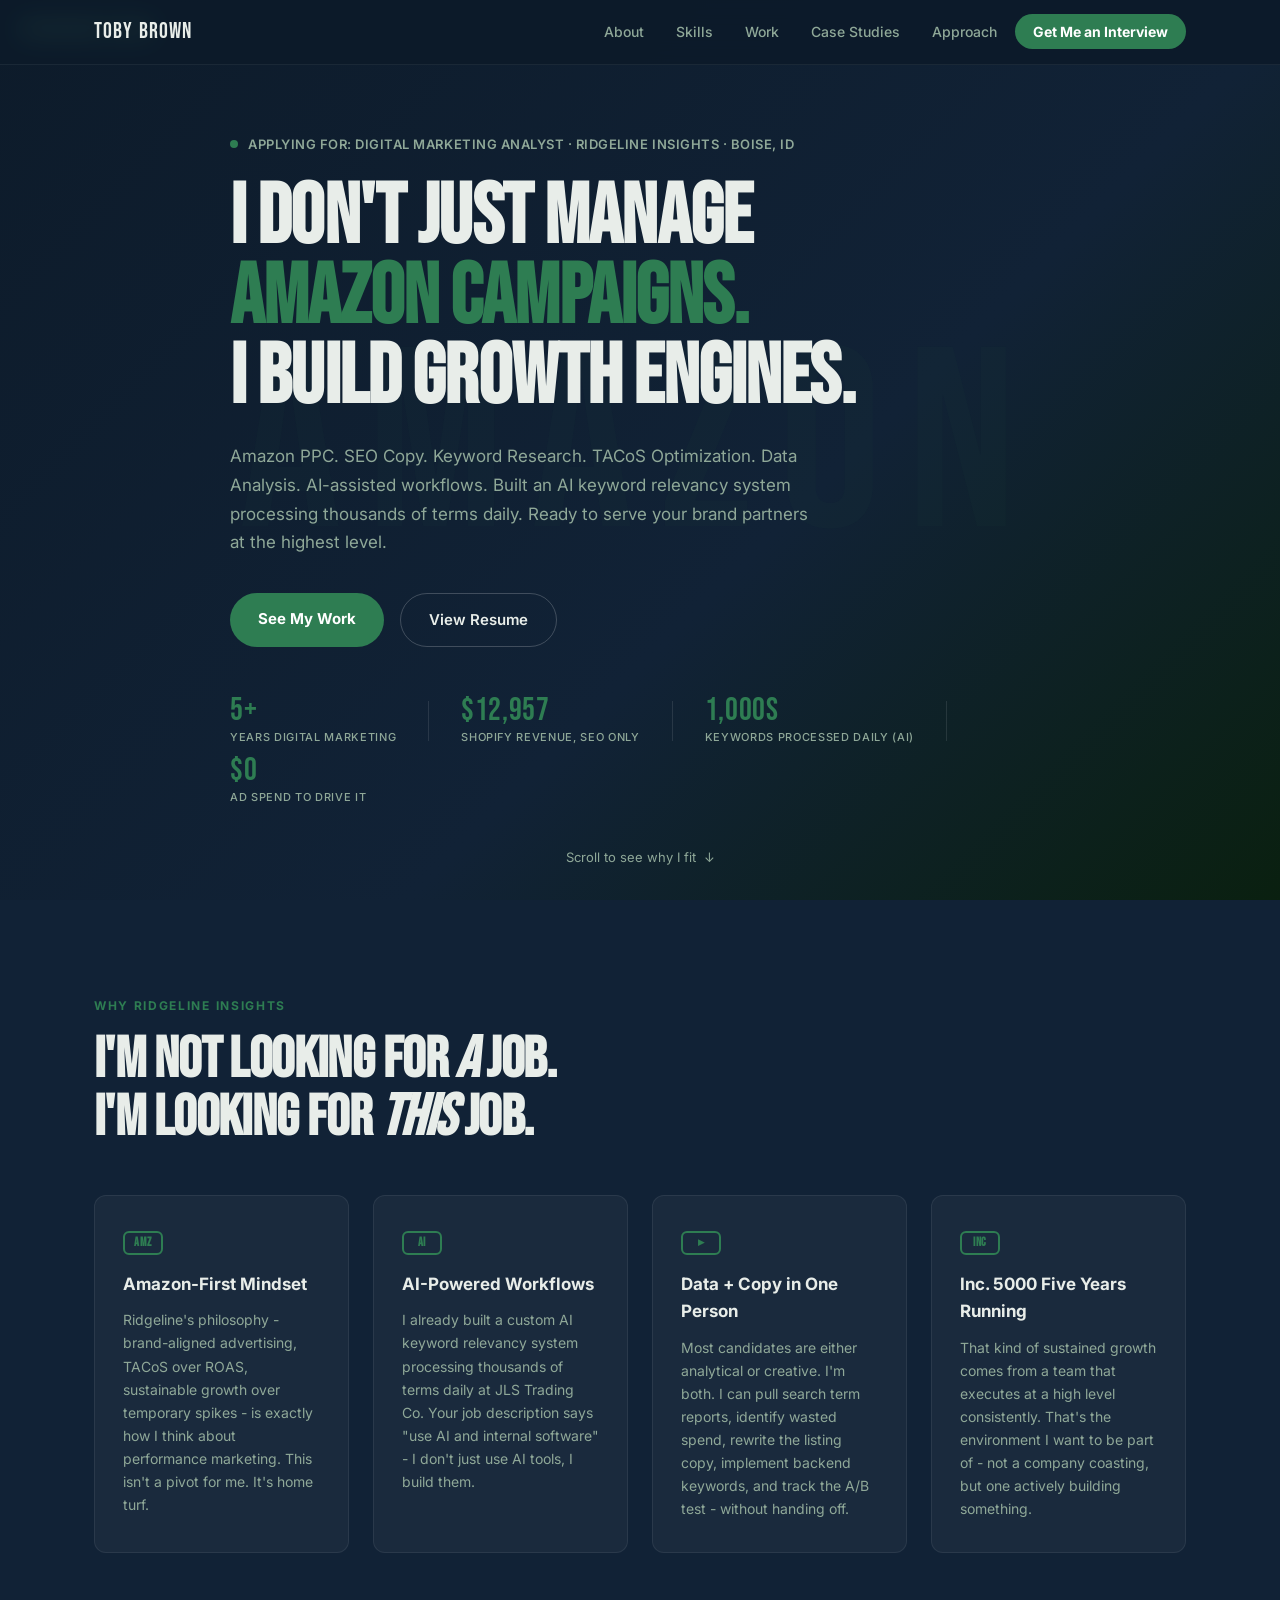
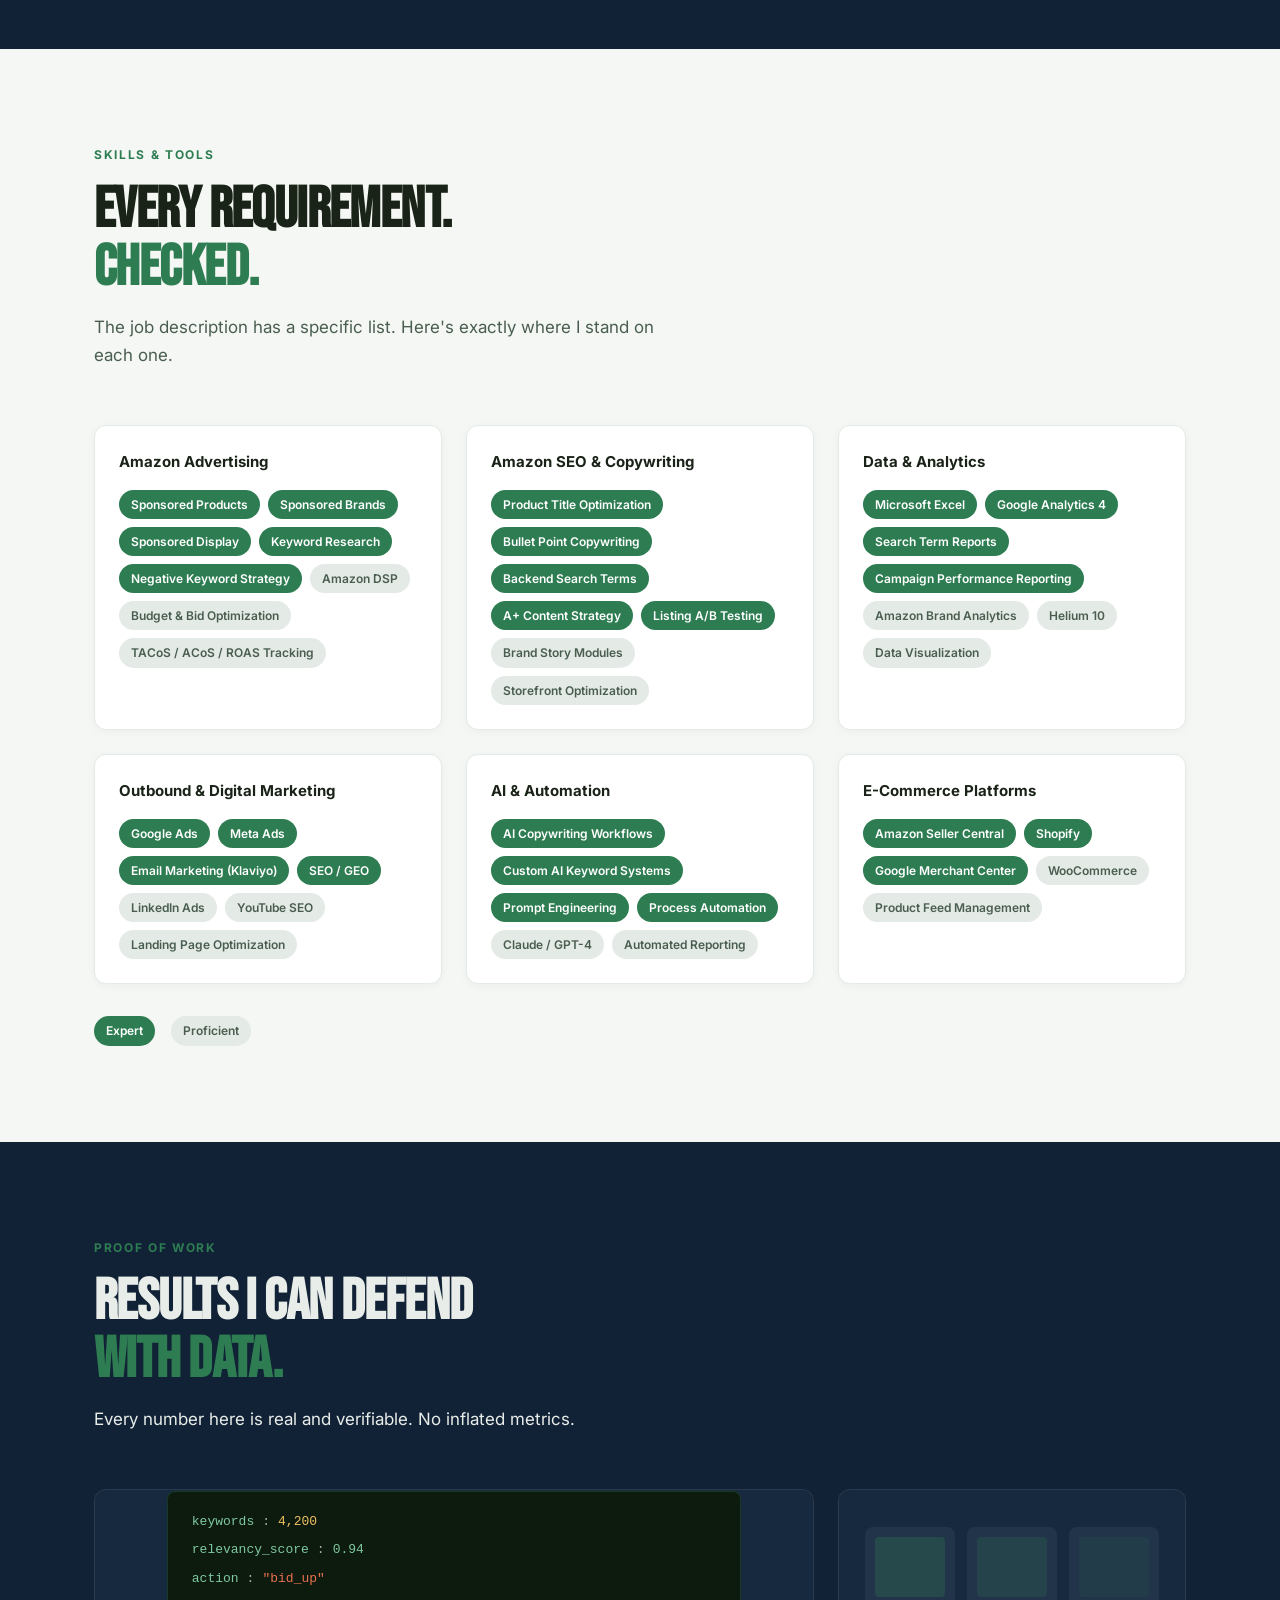
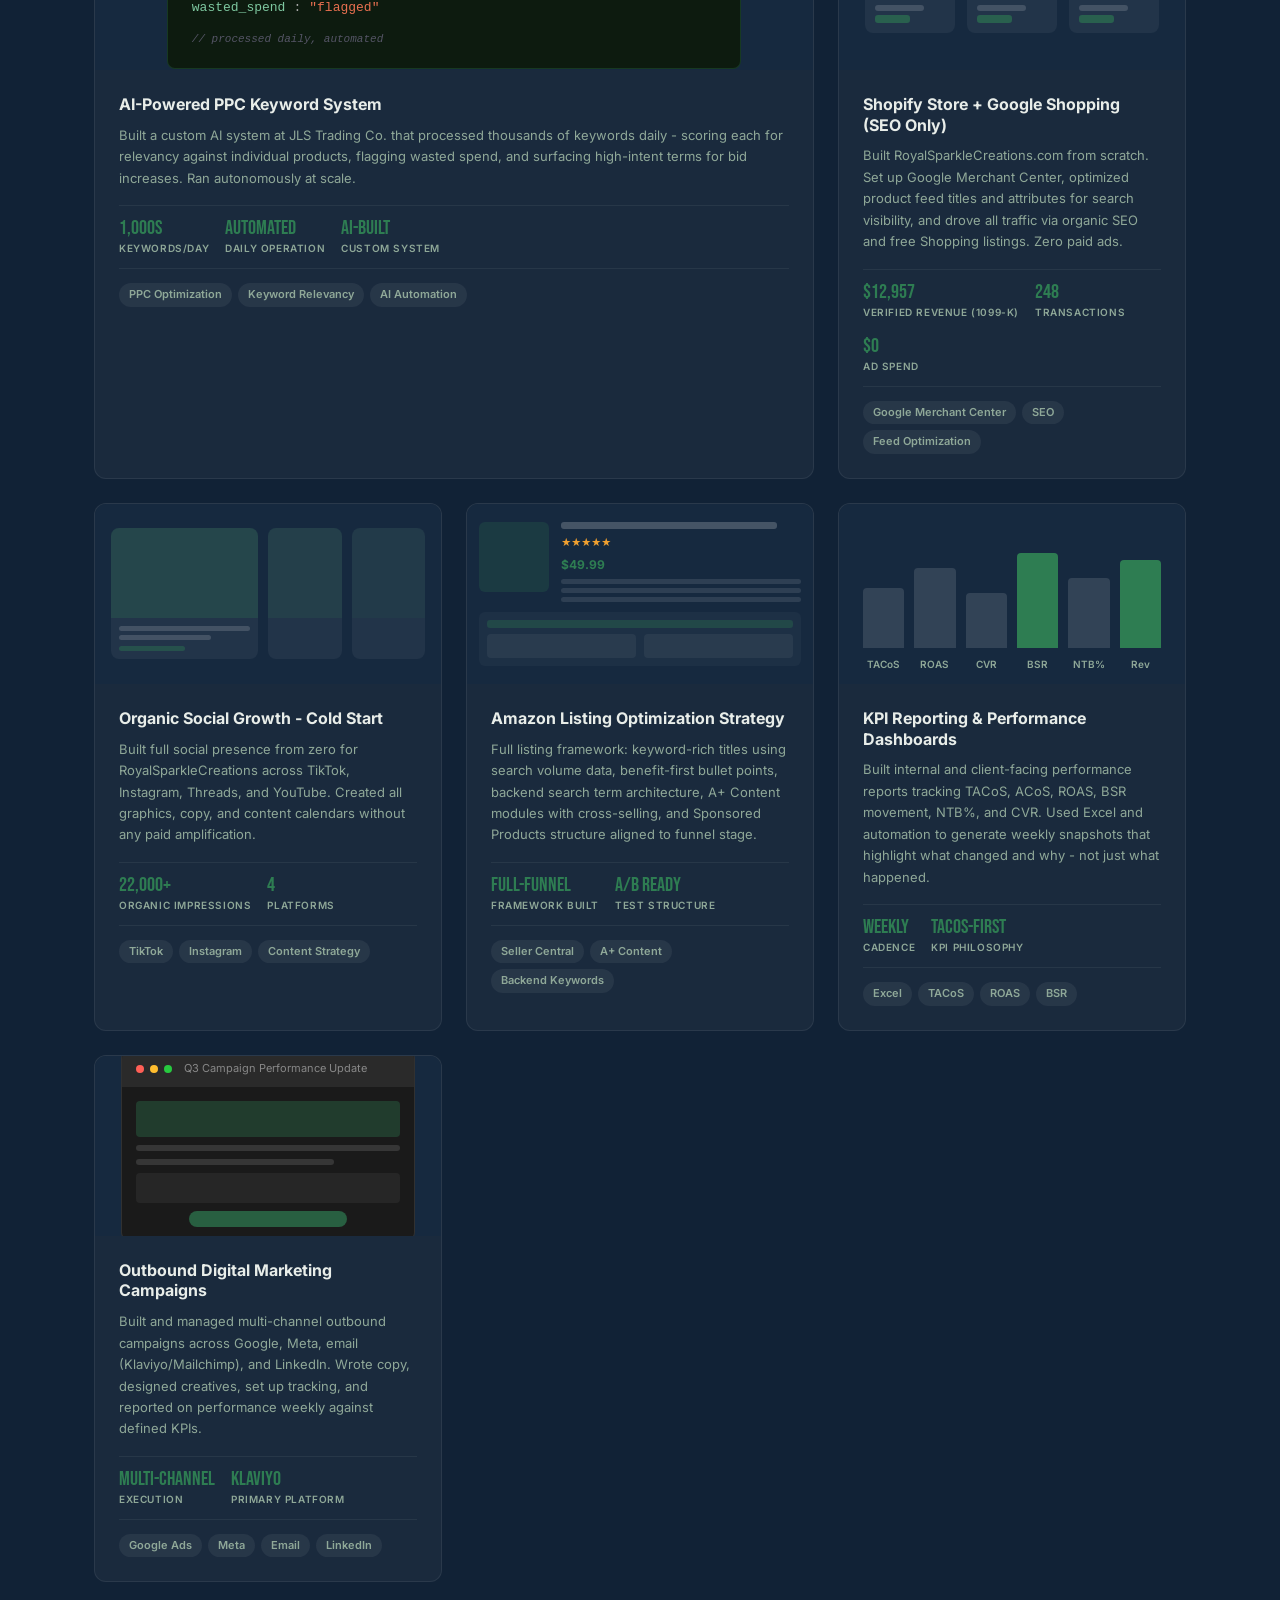
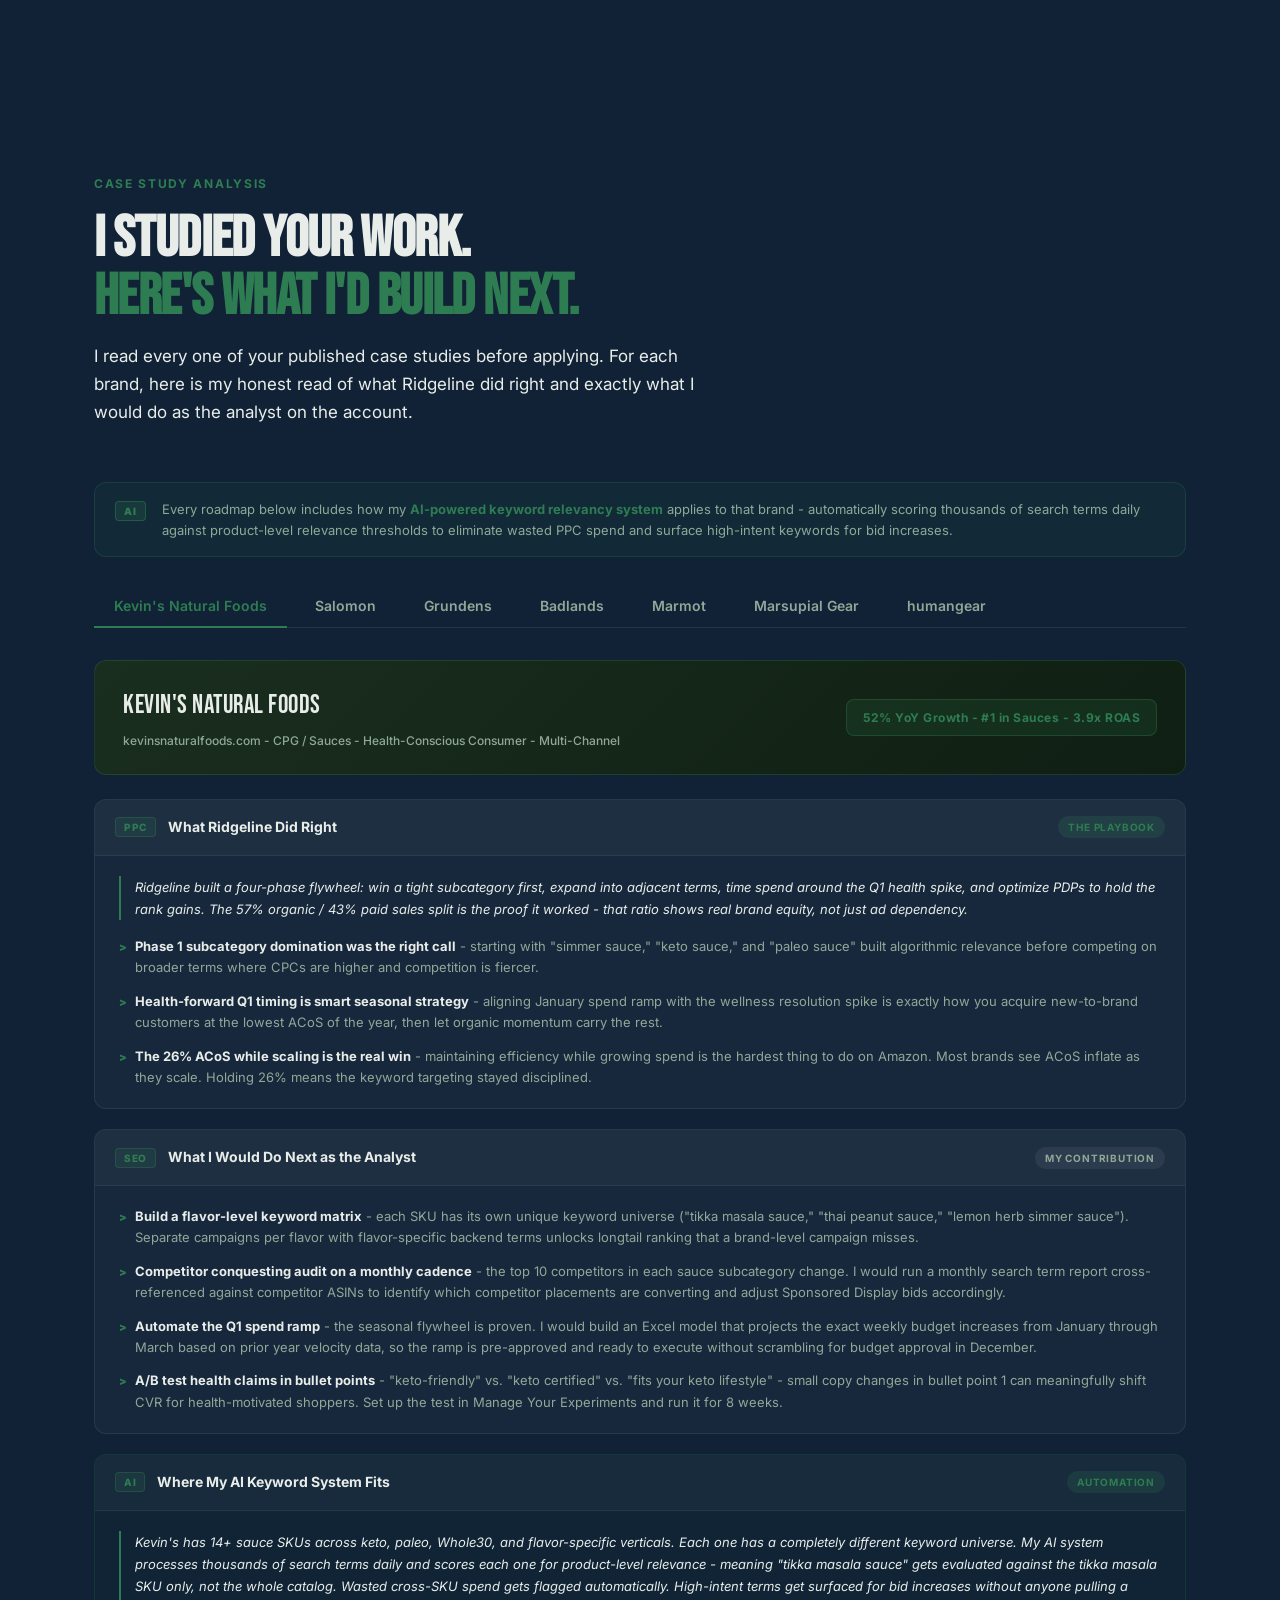
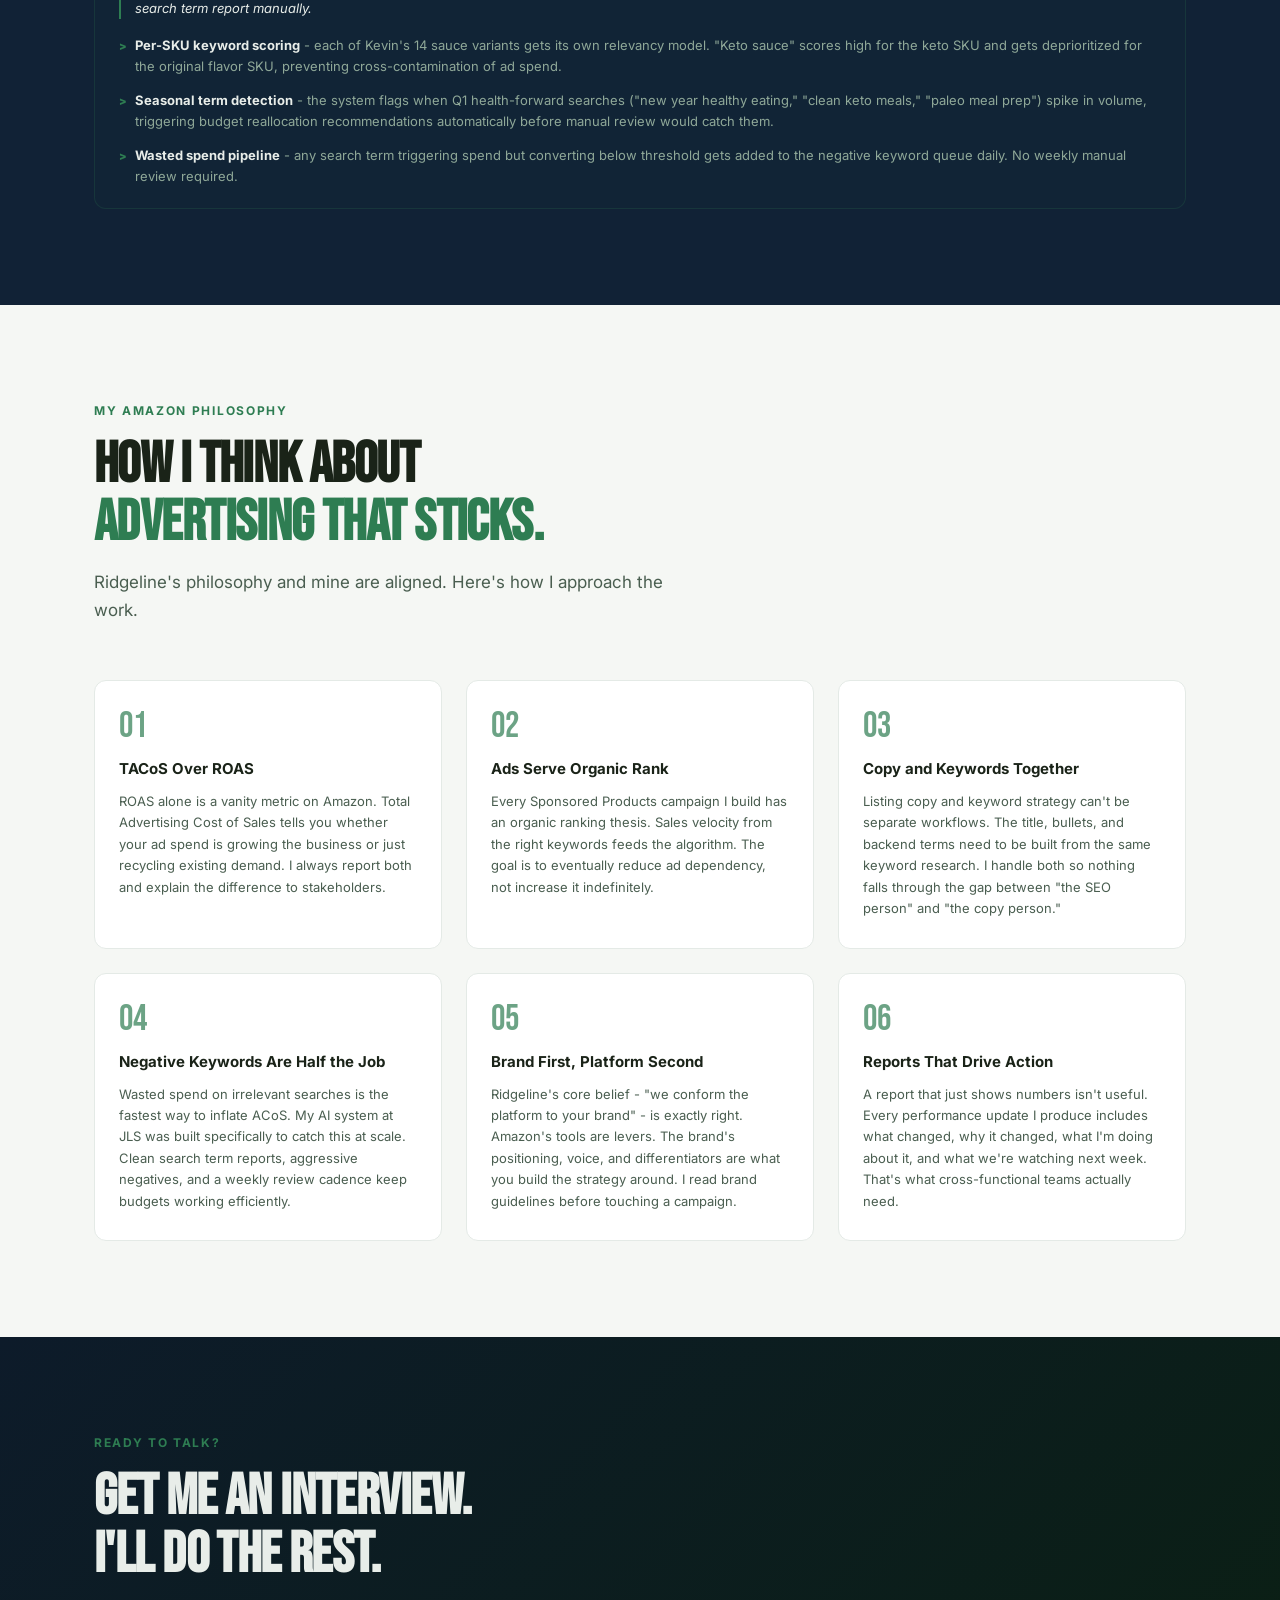
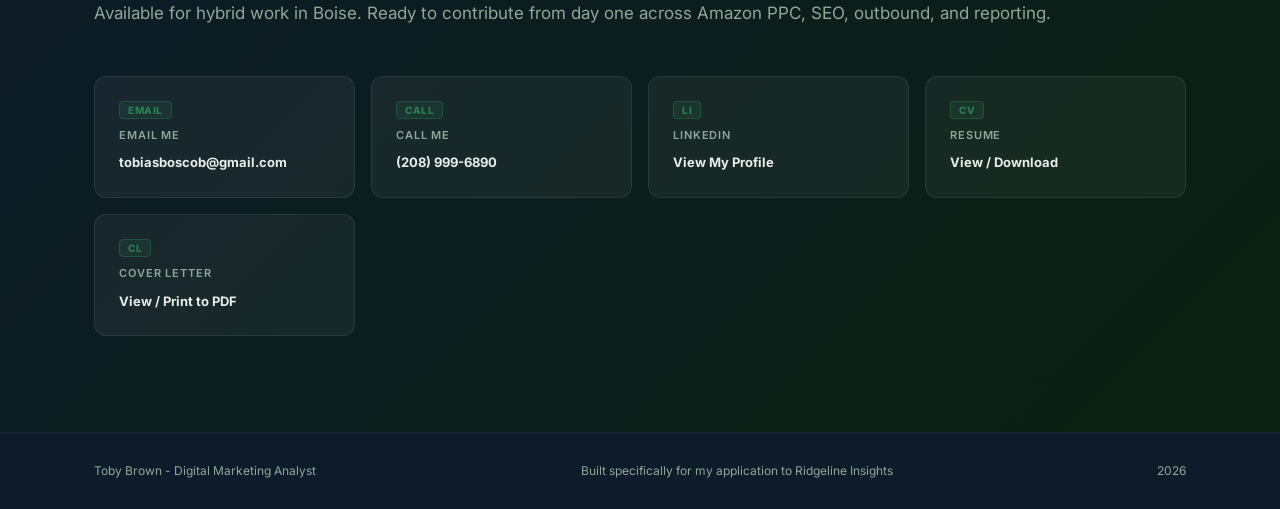
<file: index.html>
<!DOCTYPE html>
<html lang="en">
<head>
  <meta charset="UTF-8" />
  <meta name="viewport" content="width=device-width, initial-scale=1.0" />
  <title>Toby Brown - Digital Marketing Analyst | Ridgeline Insights Application</title>
  <meta name="description" content="Application portfolio for the Digital Marketing Analyst role at Ridgeline Insights. Amazon PPC, SEO, and data-driven advertising expertise." />
  <link rel="preconnect" href="https://fonts.googleapis.com" />
  <link rel="preconnect" href="https://fonts.gstatic.com" crossorigin />
  <link href="https://fonts.googleapis.com/css2?family=Inter:wght@300;400;500;600;700;800;900&family=Bebas+Neue&display=swap" rel="stylesheet" />
  <link rel="stylesheet" href="style.css" />
</head>
<body>

  <!-- NAV -->
  <nav id="navbar">
    <div class="nav-inner">
      <span class="nav-logo">Toby Brown</span>
      <ul class="nav-links">
        <li><a href="#about">About</a></li>
        <li><a href="#skills">Skills</a></li>
        <li><a href="#work">Work</a></li>
        <li><a href="#roadmaps">Case Studies</a></li>
        <li><a href="#approach">Approach</a></li>
        <li><a href="#contact" class="nav-cta">Get Me an Interview</a></li>
      </ul>
      <button class="hamburger" id="hamburger" aria-label="Menu">&#9776;</button>
    </div>
  </nav>

  <!-- HERO -->
  <section id="hero">
    <div class="hero-bg-text">AMAZON</div>
    <div class="hero-content">
      <div class="hero-eyebrow">
        <span class="dot"></span>
        Applying for: Digital Marketing Analyst &middot; Ridgeline Insights &middot; Boise, ID
      </div>
      <h1>
        I Don't Just Manage<br />
        <span class="accent">Amazon Campaigns.</span><br />
        I Build Growth Engines.
      </h1>
      <p class="hero-sub">
        Amazon PPC. SEO Copy. Keyword Research. TACoS Optimization. Data Analysis.
        AI-assisted workflows. Built an AI keyword relevancy system processing thousands of terms daily.
        Ready to serve your brand partners at the highest level.
      </p>
      <div class="hero-actions">
        <a href="#work" class="btn-primary">See My Work</a>
        <a href="resume.html" target="_blank" class="btn-outline">View Resume</a>
      </div>
      <div class="hero-stats">
        <div class="stat"><span class="stat-num">5+</span><span class="stat-label">Years Digital Marketing</span></div>
        <div class="stat-divider"></div>
        <div class="stat"><span class="stat-num">$12,957</span><span class="stat-label">Shopify Revenue, SEO Only</span></div>
        <div class="stat-divider"></div>
        <div class="stat"><span class="stat-num">1,000s</span><span class="stat-label">Keywords Processed Daily (AI)</span></div>
        <div class="stat-divider"></div>
        <div class="stat"><span class="stat-num">$0</span><span class="stat-label">Ad Spend to Drive It</span></div>
      </div>
    </div>
    <div class="hero-scroll-hint">Scroll to see why I fit <span>&#8595;</span></div>
  </section>

  <!-- WHY RIDGELINE -->
  <section id="about" class="section-dark">
    <div class="container">
      <div class="section-label">Why Ridgeline Insights</div>
      <h2>I'm Not Looking For <em>A</em> Job.<br />I'm Looking For <em>This</em> Job.</h2>
      <div class="why-grid">
        <div class="why-card">
          <div class="why-icon-text">AMZ</div>
          <h3>Amazon-First Mindset</h3>
          <p>Ridgeline's philosophy - brand-aligned advertising, TACoS over ROAS, sustainable growth over temporary spikes - is exactly how I think about performance marketing. This isn't a pivot for me. It's home turf.</p>
        </div>
        <div class="why-card">
          <div class="why-icon-text">AI</div>
          <h3>AI-Powered Workflows</h3>
          <p>I already built a custom AI keyword relevancy system processing thousands of terms daily at JLS Trading Co. Your job description says "use AI and internal software" - I don't just use AI tools, I build them.</p>
        </div>
        <div class="why-card">
          <div class="why-icon-text">&#9656;</div>
          <h3>Data + Copy in One Person</h3>
          <p>Most candidates are either analytical or creative. I'm both. I can pull search term reports, identify wasted spend, rewrite the listing copy, implement backend keywords, and track the A/B test - without handing off.</p>
        </div>
        <div class="why-card">
          <div class="why-icon-text">INC</div>
          <h3>Inc. 5000 Five Years Running</h3>
          <p>That kind of sustained growth comes from a team that executes at a high level consistently. That's the environment I want to be part of - not a company coasting, but one actively building something.</p>
        </div>
      </div>
    </div>
  </section>

  <!-- SKILLS MATRIX -->
  <section id="skills" class="section-light">
    <div class="container">
      <div class="section-label">Skills &amp; Tools</div>
      <h2>Every Requirement.<br /><span class="accent">Checked.</span></h2>
      <p class="section-sub">The job description has a specific list. Here's exactly where I stand on each one.</p>

      <div class="skills-categories">

        <div class="skill-category">
          <div class="skill-cat-header">
            <h3>Amazon Advertising</h3>
          </div>
          <div class="skill-tags">
            <span class="skill-tag expert">Sponsored Products</span>
            <span class="skill-tag expert">Sponsored Brands</span>
            <span class="skill-tag expert">Sponsored Display</span>
            <span class="skill-tag expert">Keyword Research</span>
            <span class="skill-tag expert">Negative Keyword Strategy</span>
            <span class="skill-tag strong">Amazon DSP</span>
            <span class="skill-tag strong">Budget &amp; Bid Optimization</span>
            <span class="skill-tag strong">TACoS / ACoS / ROAS Tracking</span>
          </div>
        </div>

        <div class="skill-category">
          <div class="skill-cat-header">
            <h3>Amazon SEO &amp; Copywriting</h3>
          </div>
          <div class="skill-tags">
            <span class="skill-tag expert">Product Title Optimization</span>
            <span class="skill-tag expert">Bullet Point Copywriting</span>
            <span class="skill-tag expert">Backend Search Terms</span>
            <span class="skill-tag expert">A+ Content Strategy</span>
            <span class="skill-tag expert">Listing A/B Testing</span>
            <span class="skill-tag strong">Brand Story Modules</span>
            <span class="skill-tag strong">Storefront Optimization</span>
          </div>
        </div>

        <div class="skill-category">
          <div class="skill-cat-header">
            <h3>Data &amp; Analytics</h3>
          </div>
          <div class="skill-tags">
            <span class="skill-tag expert">Microsoft Excel</span>
            <span class="skill-tag expert">Google Analytics 4</span>
            <span class="skill-tag expert">Search Term Reports</span>
            <span class="skill-tag expert">Campaign Performance Reporting</span>
            <span class="skill-tag strong">Amazon Brand Analytics</span>
            <span class="skill-tag strong">Helium 10</span>
            <span class="skill-tag strong">Data Visualization</span>
          </div>
        </div>

        <div class="skill-category">
          <div class="skill-cat-header">
            <h3>Outbound &amp; Digital Marketing</h3>
          </div>
          <div class="skill-tags">
            <span class="skill-tag expert">Google Ads</span>
            <span class="skill-tag expert">Meta Ads</span>
            <span class="skill-tag expert">Email Marketing (Klaviyo)</span>
            <span class="skill-tag expert">SEO / GEO</span>
            <span class="skill-tag strong">LinkedIn Ads</span>
            <span class="skill-tag strong">YouTube SEO</span>
            <span class="skill-tag strong">Landing Page Optimization</span>
          </div>
        </div>

        <div class="skill-category">
          <div class="skill-cat-header">
            <h3>AI &amp; Automation</h3>
          </div>
          <div class="skill-tags">
            <span class="skill-tag expert">AI Copywriting Workflows</span>
            <span class="skill-tag expert">Custom AI Keyword Systems</span>
            <span class="skill-tag expert">Prompt Engineering</span>
            <span class="skill-tag expert">Process Automation</span>
            <span class="skill-tag strong">Claude / GPT-4</span>
            <span class="skill-tag strong">Automated Reporting</span>
          </div>
        </div>

        <div class="skill-category">
          <div class="skill-cat-header">
            <h3>E-Commerce Platforms</h3>
          </div>
          <div class="skill-tags">
            <span class="skill-tag expert">Amazon Seller Central</span>
            <span class="skill-tag expert">Shopify</span>
            <span class="skill-tag expert">Google Merchant Center</span>
            <span class="skill-tag strong">WooCommerce</span>
            <span class="skill-tag strong">Product Feed Management</span>
          </div>
        </div>

      </div>

      <div class="skill-legend">
        <span class="legend-item"><span class="skill-tag expert">Expert</span></span>
        <span class="legend-item"><span class="skill-tag strong">Proficient</span></span>
      </div>
    </div>
  </section>

  <!-- WORK / PROOF -->
  <section id="work" class="section-dark">
    <div class="container">
      <div class="section-label">Proof of Work</div>
      <h2>Results I Can Defend<br /><span class="accent">With Data.</span></h2>
      <p class="section-sub">Every number here is real and verifiable. No inflated metrics.</p>

      <div class="portfolio-grid">

        <div class="portfolio-card featured">
          <div class="portfolio-card-badge">AI + PPC</div>
          <div class="portfolio-card-img ai-preview">
            <div class="code-mock">
              <div class="cm-line"><span class="cm-key">keywords</span><span class="cm-op">:</span> <span class="cm-num">4,200</span></div>
              <div class="cm-line"><span class="cm-key">relevancy_score</span><span class="cm-op">:</span> <span class="cm-val">0.94</span></div>
              <div class="cm-line"><span class="cm-key">action</span><span class="cm-op">:</span> <span class="cm-str">"bid_up"</span></div>
              <div class="cm-line"><span class="cm-key">wasted_spend</span><span class="cm-op">:</span> <span class="cm-str">"flagged"</span></div>
              <div class="cm-line cm-dim">// processed daily, automated</div>
            </div>
          </div>
          <div class="portfolio-card-content">
            <h3>AI-Powered PPC Keyword System</h3>
            <p>Built a custom AI system at JLS Trading Co. that processed thousands of keywords daily - scoring each for relevancy against individual products, flagging wasted spend, and surfacing high-intent terms for bid increases. Ran autonomously at scale.</p>
            <div class="portfolio-metrics">
              <div class="metric"><span class="metric-val">1,000s</span><span class="metric-key">Keywords/Day</span></div>
              <div class="metric"><span class="metric-val">Automated</span><span class="metric-key">Daily Operation</span></div>
              <div class="metric"><span class="metric-val">AI-Built</span><span class="metric-key">Custom System</span></div>
            </div>
            <div class="portfolio-tags">
              <span>PPC Optimization</span><span>Keyword Relevancy</span><span>AI Automation</span>
            </div>
          </div>
        </div>

        <div class="portfolio-card">
          <div class="portfolio-card-badge">SEO + Shopping</div>
          <div class="portfolio-card-img ads-preview">
            <div class="ads-mock">
              <div class="ads-mock-row">
                <div class="ads-product-card">
                  <div class="ads-product-img"></div>
                  <div class="ads-product-info">
                    <div class="ads-line short"></div>
                    <div class="ads-price"></div>
                  </div>
                </div>
                <div class="ads-product-card">
                  <div class="ads-product-img alt"></div>
                  <div class="ads-product-info">
                    <div class="ads-line short"></div>
                    <div class="ads-price"></div>
                  </div>
                </div>
                <div class="ads-product-card">
                  <div class="ads-product-img dark"></div>
                  <div class="ads-product-info">
                    <div class="ads-line short"></div>
                    <div class="ads-price"></div>
                  </div>
                </div>
              </div>
            </div>
          </div>
          <div class="portfolio-card-content">
            <h3>Shopify Store + Google Shopping (SEO Only)</h3>
            <p>Built RoyalSparkleCreations.com from scratch. Set up Google Merchant Center, optimized product feed titles and attributes for search visibility, and drove all traffic via organic SEO and free Shopping listings. Zero paid ads.</p>
            <div class="portfolio-metrics">
              <div class="metric"><span class="metric-val">$12,957</span><span class="metric-key">Verified Revenue (1099-K)</span></div>
              <div class="metric"><span class="metric-val">248</span><span class="metric-key">Transactions</span></div>
              <div class="metric"><span class="metric-val">$0</span><span class="metric-key">Ad Spend</span></div>
            </div>
            <div class="portfolio-tags">
              <span>Google Merchant Center</span><span>SEO</span><span>Feed Optimization</span>
            </div>
          </div>
        </div>

        <div class="portfolio-card">
          <div class="portfolio-card-badge">Social + Content</div>
          <div class="portfolio-card-img social-preview">
            <div class="social-mock">
              <div class="social-post">
                <div class="social-post-img"></div>
                <div class="social-post-caption">
                  <div class="sp-line wide"></div>
                  <div class="sp-line medium"></div>
                  <div class="sp-hashtags"></div>
                </div>
              </div>
              <div class="social-post small">
                <div class="social-post-img alt"></div>
              </div>
              <div class="social-post small">
                <div class="social-post-img dark"></div>
              </div>
            </div>
          </div>
          <div class="portfolio-card-content">
            <h3>Organic Social Growth - Cold Start</h3>
            <p>Built full social presence from zero for RoyalSparkleCreations across TikTok, Instagram, Threads, and YouTube. Created all graphics, copy, and content calendars without any paid amplification.</p>
            <div class="portfolio-metrics">
              <div class="metric"><span class="metric-val">22,000+</span><span class="metric-key">Organic Impressions</span></div>
              <div class="metric"><span class="metric-val">4</span><span class="metric-key">Platforms</span></div>
            </div>
            <div class="portfolio-tags">
              <span>TikTok</span><span>Instagram</span><span>Content Strategy</span>
            </div>
          </div>
        </div>

        <div class="portfolio-card">
          <div class="portfolio-card-badge">Amazon SEO</div>
          <div class="portfolio-card-img amazon-preview">
            <div class="amazon-mock">
              <div class="amz-listing">
                <div class="amz-img"></div>
                <div class="amz-detail">
                  <div class="amz-title"></div>
                  <div class="amz-stars">&#9733;&#9733;&#9733;&#9733;&#9733;</div>
                  <div class="amz-price">$49.99</div>
                  <div class="amz-bullets">
                    <div class="amz-bullet"></div>
                    <div class="amz-bullet"></div>
                    <div class="amz-bullet"></div>
                  </div>
                </div>
              </div>
              <div class="amz-aplus">
                <div class="aplus-bar"></div>
                <div class="aplus-row">
                  <div class="aplus-cell"></div>
                  <div class="aplus-cell"></div>
                </div>
              </div>
            </div>
          </div>
          <div class="portfolio-card-content">
            <h3>Amazon Listing Optimization Strategy</h3>
            <p>Full listing framework: keyword-rich titles using search volume data, benefit-first bullet points, backend search term architecture, A+ Content modules with cross-selling, and Sponsored Products structure aligned to funnel stage.</p>
            <div class="portfolio-metrics">
              <div class="metric"><span class="metric-val">Full-Funnel</span><span class="metric-key">Framework Built</span></div>
              <div class="metric"><span class="metric-val">A/B Ready</span><span class="metric-key">Test Structure</span></div>
            </div>
            <div class="portfolio-tags">
              <span>Seller Central</span><span>A+ Content</span><span>Backend Keywords</span>
            </div>
          </div>
        </div>

        <div class="portfolio-card">
          <div class="portfolio-card-badge">Reporting</div>
          <div class="portfolio-card-img design-preview">
            <div class="design-mock">
              <div class="report-bars">
                <div class="r-bar" style="height:60%"></div>
                <div class="r-bar" style="height:80%"></div>
                <div class="r-bar" style="height:55%"></div>
                <div class="r-bar accent" style="height:95%"></div>
                <div class="r-bar" style="height:70%"></div>
                <div class="r-bar accent" style="height:88%"></div>
              </div>
              <div class="report-labels">
                <span>TACoS</span><span>ROAS</span><span>CVR</span><span>BSR</span><span>NTB%</span><span>Rev</span>
              </div>
            </div>
          </div>
          <div class="portfolio-card-content">
            <h3>KPI Reporting &amp; Performance Dashboards</h3>
            <p>Built internal and client-facing performance reports tracking TACoS, ACoS, ROAS, BSR movement, NTB%, and CVR. Used Excel and automation to generate weekly snapshots that highlight what changed and why - not just what happened.</p>
            <div class="portfolio-metrics">
              <div class="metric"><span class="metric-val">Weekly</span><span class="metric-key">Cadence</span></div>
              <div class="metric"><span class="metric-val">TACoS-First</span><span class="metric-key">KPI Philosophy</span></div>
            </div>
            <div class="portfolio-tags">
              <span>Excel</span><span>TACoS</span><span>ROAS</span><span>BSR</span>
            </div>
          </div>
        </div>

        <div class="portfolio-card">
          <div class="portfolio-card-badge">Outbound</div>
          <div class="portfolio-card-img email-preview">
            <div class="email-mock">
              <div class="email-mock-header">
                <span class="em-dot red"></span>
                <span class="em-dot yellow"></span>
                <span class="em-dot green"></span>
                <span class="em-subject">Q3 Campaign Performance Update</span>
              </div>
              <div class="email-mock-body">
                <div class="em-hero-bar"></div>
                <div class="em-text-line wide"></div>
                <div class="em-text-line medium"></div>
                <div class="em-img-placeholder"></div>
                <div class="em-cta-bar"></div>
              </div>
            </div>
          </div>
          <div class="portfolio-card-content">
            <h3>Outbound Digital Marketing Campaigns</h3>
            <p>Built and managed multi-channel outbound campaigns across Google, Meta, email (Klaviyo/Mailchimp), and LinkedIn. Wrote copy, designed creatives, set up tracking, and reported on performance weekly against defined KPIs.</p>
            <div class="portfolio-metrics">
              <div class="metric"><span class="metric-val">Multi-Channel</span><span class="metric-key">Execution</span></div>
              <div class="metric"><span class="metric-val">Klaviyo</span><span class="metric-key">Primary Platform</span></div>
            </div>
            <div class="portfolio-tags">
              <span>Google Ads</span><span>Meta</span><span>Email</span><span>LinkedIn</span>
            </div>
          </div>
        </div>

      </div>
    </div>
  </section>

  <!-- CASE STUDY ROADMAPS -->
  <section id="roadmaps" class="section-dark">
    <div class="container">
      <div class="section-label">Case Study Analysis</div>
      <h2>I Studied Your Work.<br /><span class="accent">Here's What I'd Build Next.</span></h2>
      <p class="section-sub">I read every one of your published case studies before applying. For each brand, here is my honest read of what Ridgeline did right and exactly what I would do as the analyst on the account.</p>

      <div class="ai-callout-banner">
        <span class="ai-badge">AI</span>
        <p>Every roadmap below includes how my <strong>AI-powered keyword relevancy system</strong> applies to that brand - automatically scoring thousands of search terms daily against product-level relevance thresholds to eliminate wasted PPC spend and surface high-intent keywords for bid increases.</p>
      </div>

      <div class="brand-tabs">
        <button class="brand-tab active" data-brand="knf">Kevin's Natural Foods</button>
        <button class="brand-tab" data-brand="salomon">Salomon</button>
        <button class="brand-tab" data-brand="grundens">Grundens</button>
        <button class="brand-tab" data-brand="badlands">Badlands</button>
        <button class="brand-tab" data-brand="marmot">Marmot</button>
        <button class="brand-tab" data-brand="marsupial">Marsupial Gear</button>
        <button class="brand-tab" data-brand="humangear">humangear</button>
      </div>

      <!-- KEVIN'S NATURAL FOODS -->
      <div class="brand-roadmap active" id="brand-knf">
        <div class="roadmap-header knf-header">
          <div class="roadmap-brand-info">
            <div class="roadmap-brand-name">Kevin's Natural Foods</div>
            <div class="roadmap-brand-url">kevinsnaturalfoods.com - CPG / Sauces - Health-Conscious Consumer - Multi-Channel</div>
          </div>
          <div class="roadmap-result-badge">52% YoY Growth - #1 in Sauces - 3.9x ROAS</div>
        </div>
        <div class="roadmap-body">

          <div class="channel-block">
            <div class="channel-header">
              <span class="channel-icon ci">PPC</span>
              <span class="channel-name">What Ridgeline Did Right</span>
              <span class="channel-priority high">The Playbook</span>
            </div>
            <div class="channel-body">
              <p class="channel-thesis">Ridgeline built a four-phase flywheel: win a tight subcategory first, expand into adjacent terms, time spend around the Q1 health spike, and optimize PDPs to hold the rank gains. The 57% organic / 43% paid sales split is the proof it worked - that ratio shows real brand equity, not just ad dependency.</p>
              <ul class="channel-actions">
                <li><strong>Phase 1 subcategory domination was the right call</strong> - starting with "simmer sauce," "keto sauce," and "paleo sauce" built algorithmic relevance before competing on broader terms where CPCs are higher and competition is fiercer.</li>
                <li><strong>Health-forward Q1 timing is smart seasonal strategy</strong> - aligning January spend ramp with the wellness resolution spike is exactly how you acquire new-to-brand customers at the lowest ACoS of the year, then let organic momentum carry the rest.</li>
                <li><strong>The 26% ACoS while scaling is the real win</strong> - maintaining efficiency while growing spend is the hardest thing to do on Amazon. Most brands see ACoS inflate as they scale. Holding 26% means the keyword targeting stayed disciplined.</li>
              </ul>
            </div>
          </div>

          <div class="channel-block">
            <div class="channel-header">
              <span class="channel-icon ci">SEO</span>
              <span class="channel-name">What I Would Do Next as the Analyst</span>
              <span class="channel-priority medium">My Contribution</span>
            </div>
            <div class="channel-body">
              <ul class="channel-actions">
                <li><strong>Build a flavor-level keyword matrix</strong> - each SKU has its own unique keyword universe ("tikka masala sauce," "thai peanut sauce," "lemon herb simmer sauce"). Separate campaigns per flavor with flavor-specific backend terms unlocks longtail ranking that a brand-level campaign misses.</li>
                <li><strong>Competitor conquesting audit on a monthly cadence</strong> - the top 10 competitors in each sauce subcategory change. I would run a monthly search term report cross-referenced against competitor ASINs to identify which competitor placements are converting and adjust Sponsored Display bids accordingly.</li>
                <li><strong>Automate the Q1 spend ramp</strong> - the seasonal flywheel is proven. I would build an Excel model that projects the exact weekly budget increases from January through March based on prior year velocity data, so the ramp is pre-approved and ready to execute without scrambling for budget approval in December.</li>
                <li><strong>A/B test health claims in bullet points</strong> - "keto-friendly" vs. "keto certified" vs. "fits your keto lifestyle" - small copy changes in bullet point 1 can meaningfully shift CVR for health-motivated shoppers. Set up the test in Manage Your Experiments and run it for 8 weeks.</li>
              </ul>
            </div>
          </div>

          <div class="channel-block ai-block">
            <div class="channel-header">
              <span class="channel-icon ci">AI</span>
              <span class="channel-name">Where My AI Keyword System Fits</span>
              <span class="channel-priority ai-tag">Automation</span>
            </div>
            <div class="channel-body">
              <p class="channel-thesis">Kevin's has 14+ sauce SKUs across keto, paleo, Whole30, and flavor-specific verticals. Each one has a completely different keyword universe. My AI system processes thousands of search terms daily and scores each one for product-level relevance - meaning "tikka masala sauce" gets evaluated against the tikka masala SKU only, not the whole catalog. Wasted cross-SKU spend gets flagged automatically. High-intent terms get surfaced for bid increases without anyone pulling a search term report manually.</p>
              <ul class="channel-actions">
                <li><strong>Per-SKU keyword scoring</strong> - each of Kevin's 14 sauce variants gets its own relevancy model. "Keto sauce" scores high for the keto SKU and gets deprioritized for the original flavor SKU, preventing cross-contamination of ad spend.</li>
                <li><strong>Seasonal term detection</strong> - the system flags when Q1 health-forward searches ("new year healthy eating," "clean keto meals," "paleo meal prep") spike in volume, triggering budget reallocation recommendations automatically before manual review would catch them.</li>
                <li><strong>Wasted spend pipeline</strong> - any search term triggering spend but converting below threshold gets added to the negative keyword queue daily. No weekly manual review required.</li>
              </ul>
            </div>
          </div>

        </div>
      </div>

      <!-- SALOMON -->
      <div class="brand-roadmap" id="brand-salomon">
        <div class="roadmap-header salomon-header">
          <div class="roadmap-brand-info">
            <div class="roadmap-brand-name">Salomon</div>
            <div class="roadmap-brand-url">salomon.com - Footwear / Outdoor - Global Brand - New-to-Brand Acquisition</div>
          </div>
          <div class="roadmap-result-badge">$1.8M Ad Sales - 65% New-to-Brand - Top 20 BSR Every Shoe Category</div>
        </div>
        <div class="roadmap-body">

          <div class="channel-block">
            <div class="channel-header">
              <span class="channel-icon ci">PPC</span>
              <span class="channel-name">What Ridgeline Did Right</span>
              <span class="channel-priority high">The Playbook</span>
            </div>
            <div class="channel-body">
              <p class="channel-thesis">Salomon was 100% branded search - the advertising equivalent of only talking to people who already know you. Ridgeline flipped it to 80% broad category terms, used all three ad types in a unified strategy, and drove 65% new-to-brand sales. That is a textbook acquisition overhaul.</p>
              <ul class="channel-actions">
                <li><strong>Shifting from 100% branded to 80% category terms was the highest-leverage move</strong> - branded search has a ceiling. Category and competitor terms are where new customers live. The willingness to reduce branded efficiency in the short term to build NTB volume long term takes strategic conviction most brands avoid.</li>
                <li><strong>Sponsored Display on competitor PDPs was smart targeting</strong> - appearing below the buy box of competing trail running shoes is the highest-intent placement available. That 25% of sales coming from a rival product page proves the shopper was already in buying mode.</li>
                <li><strong>Using Sponsored Brands to introduce the product line by category</strong> - trail running, backpacking, hiking as separate ad sets - lets the creative do category-specific work rather than generic brand messaging.</li>
              </ul>
            </div>
          </div>

          <div class="channel-block">
            <div class="channel-header">
              <span class="channel-icon ci">SEO</span>
              <span class="channel-name">What I Would Do Next as the Analyst</span>
              <span class="channel-priority medium">My Contribution</span>
            </div>
            <div class="channel-body">
              <ul class="channel-actions">
                <li><strong>Build a negative keyword architecture for each category</strong> - trail running, backpacking, and casual hiking have very different buyer intent. Without tight negatives, Salomon trail shoes appear on searches for dress shoes or sandals and burn budget on zero-intent clicks. I would pull the search term report weekly and build category-level negative lists.</li>
                <li><strong>Segment NTB campaigns from retention campaigns in reporting</strong> - 65% NTB is impressive but the follow-up question is: are those customers coming back? I would build a report tracking repeat purchase rate by keyword source to determine which acquisition terms produce loyal customers vs. one-time buyers.</li>
                <li><strong>Leverage Amazon Attribution for off-Amazon traffic tagging</strong> - Salomon has massive social and influencer presence. Attribution links on every influencer post and social bio let you see exactly how much Amazon revenue social drives, which justifies the off-Amazon spend and gives you data to optimize the influencer mix.</li>
                <li><strong>Run seasonal bid adjustments by category</strong> - trail running peaks in spring, backpacking in summer, winter footwear in fall. Pre-built bid multipliers by season reduce manual work and keep each category competitive when its audience is most active.</li>
              </ul>
            </div>
          </div>

          <div class="channel-block ai-block">
            <div class="channel-header">
              <span class="channel-icon ci">AI</span>
              <span class="channel-name">Where My AI Keyword System Fits</span>
              <span class="channel-priority ai-tag">Automation</span>
            </div>
            <div class="channel-body">
              <p class="channel-thesis">Salomon has hundreds of SKUs across trail running, hiking, backpacking, ski boots, and casual footwear. Managing keyword relevancy manually across that catalog is impossible at scale. My AI system assigns each search term a relevancy score against the specific SKU it triggered spend on - "trail running shoe women size 8" scores high against the XT-6 but near zero against ski boots, keeping each campaign clean and efficient without manual search term reviews every week.</p>
              <ul class="channel-actions">
                <li><strong>Category-level negative keyword automation</strong> - the system flags search terms that triggered impressions on trail shoes but contain signals like "dress," "work," or "casual" and routes them to the negative queue automatically, protecting the brand-to-broad campaign ratio Ridgeline built.</li>
                <li><strong>NTB keyword identification</strong> - terms converting new-to-brand customers at above-average rates get flagged for bid increases. This is how you systematically build the 65% NTB acquisition rate rather than managing it intuitively.</li>
                <li><strong>Competitor conquesting relevance scoring</strong> - "Hoka trail shoe," "Brooks ghost running," "Salewa approach shoe" each have different relevancy profiles for different Salomon SKUs. The system scores competitor terms by category match before they go into conquesting campaigns, preventing irrelevant competitor placements that burn budget.</li>
              </ul>
            </div>
          </div>

        </div>
      </div>

      <!-- GRUNDENS -->
      <div class="brand-roadmap" id="brand-grundens">
        <div class="roadmap-header grundens-header">
          <div class="roadmap-brand-info">
            <div class="roadmap-brand-name">Grundens</div>
            <div class="roadmap-brand-url">grundens.com - Commercial Fishing Gear / Outerwear - 2PxP Seller Model - Margin Focus</div>
          </div>
          <div class="roadmap-result-badge">+23% Gross Sales - +15 Margin Points - 13% Storefront CVR</div>
        </div>
        <div class="roadmap-body">

          <div class="channel-block">
            <div class="channel-header">
              <span class="channel-icon ci">OPS</span>
              <span class="channel-name">What Ridgeline Did Right</span>
              <span class="channel-priority high">The Playbook</span>
            </div>
            <div class="channel-body">
              <p class="channel-thesis">The 2PxP model is brilliant for brands that want Amazon control without the operational overhead of running their own Seller Central account. Ridgeline took full ownership of catalog, inventory, ads, and reporting, and in doing so unlocked margins that exceeded Grundens' own wholesale margins. That is a hard thing to pull off.</p>
              <ul class="channel-actions">
                <li><strong>Right-to-win category focus on footwear was correct</strong> - spending 50% of ad budget on competitor conquesting in a category where Grundens boots were technically superior at comparable price is exactly the right call. You go where you can win, not where you have history.</li>
                <li><strong>The storefront achieving 13% CVR - four times the DTC industry average - is exceptional</strong> - this comes from building the storefront as a branded experience that mirrors the DTC site rather than a generic Amazon catalog dump.</li>
                <li><strong>FBA for fast movers, FBM for slower items via 3PL</strong> - this split approach to fulfillment keeps storage fees controlled while maintaining Prime eligibility on the high-velocity SKUs that drive most of the revenue.</li>
              </ul>
            </div>
          </div>

          <div class="channel-block">
            <div class="channel-header">
              <span class="channel-icon ci">SEO</span>
              <span class="channel-name">What I Would Do Next as the Analyst</span>
              <span class="channel-priority medium">My Contribution</span>
            </div>
            <div class="channel-body">
              <ul class="channel-actions">
                <li><strong>Build a category expansion roadmap beyond footwear</strong> - once footwear hit 3:1 ROAS and proved its right to win, the next step is identifying the second category with the strongest product differentiation vs. Amazon best sellers. I would run a gap analysis: pull the top 20 competitors in each outerwear subcategory, compare specs and price point, and rank Grundens' SKUs by competitive advantage.</li>
                <li><strong>Backend keyword refresh on a quarterly cadence</strong> - commercial fishing, recreational fishing, and sailing have overlapping but distinct keyword universes. Backend search terms go stale as search behavior shifts. A quarterly review using Helium 10 Cerebro on top competitor ASINs keeps the catalog indexed for current search patterns.</li>
                <li><strong>A+ Content upgrade on the top 20% of SKUs by revenue</strong> - the image carousel optimization worked for conversion. The next layer is A+ Content modules that reinforce the "why buy" question with material technology callouts, weather rating charts, and use-case imagery that separates Grundens from private label competitors on visual quality alone.</li>
                <li><strong>Build a cross-sell storefront flow by use case</strong> - "commercial fishing outfit," "deck hand kit," "offshore wet weather kit" - curated collections within the storefront that bundle jackets, bibs, and boots increase basket size and storefront session value beyond the 13% CVR baseline.</li>
              </ul>
            </div>
          </div>

          <div class="channel-block ai-block">
            <div class="channel-header">
              <span class="channel-icon ci">AI</span>
              <span class="channel-name">Where My AI Keyword System Fits</span>
              <span class="channel-priority ai-tag">Automation</span>
            </div>
            <div class="channel-body">
              <p class="channel-thesis">Grundens sells across commercial fishing, recreational fishing, sailing, and outdoor work gear - four audiences with overlapping but distinct keyword universes. "Rain jacket" scores differently against a commercial fishing bib vs. a recreational sailing jacket. My AI system handles this separation at scale - each SKU gets its own relevancy threshold, so fishing-specific terms score high against commercial gear and get deprioritized automatically against casual outerwear, keeping the margin-focused strategy Ridgeline built from leaking spend into low-converting categories.</p>
              <ul class="channel-actions">
                <li><strong>Footwear conquesting term scoring</strong> - Grundens boots proved their right-to-win with 3:1 ROAS. The AI system continuously evaluates competitor boot search terms for relevancy against each Grundens footwear SKU, surfacing new conquesting opportunities as competitor terms shift in volume.</li>
                <li><strong>Commercial vs. recreational audience separation</strong> - "commercial fishing rain gear" and "fishing rain jacket" have completely different buyer profiles and price tolerance. The system scores and routes these into separate campaign structures automatically, protecting the margin-first strategy from low-AOV recreational shoppers diluting commercial category performance.</li>
                <li><strong>New SKU launch keyword seeding</strong> - when Grundens adds a new product line, the AI system pulls the top-performing search terms from the closest existing SKU in the catalog and seeds the new campaign with pre-scored, relevancy-vetted keywords instead of starting blind.</li>
              </ul>
            </div>
          </div>

        </div>
      </div>

      <!-- BADLANDS -->
      <div class="brand-roadmap" id="brand-badlands">
        <div class="roadmap-header badlands-header">
          <div class="roadmap-brand-info">
            <div class="roadmap-brand-name">Badlands</div>
            <div class="roadmap-brand-url">badlandsgear.com - Premium Hunting Gear - Storefront Strategy - NTB Acquisition</div>
          </div>
          <div class="roadmap-result-badge">7.5% Storefront CVR - 46% Storefront Sales from SB Ads - 41% Organic Discovery</div>
        </div>
        <div class="roadmap-body">

          <div class="channel-block">
            <div class="channel-header">
              <span class="channel-icon ci">SB</span>
              <span class="channel-name">What Ridgeline Did Right</span>
              <span class="channel-priority high">The Playbook</span>
            </div>
            <div class="channel-body">
              <p class="channel-thesis">Badlands is a premium brand in a category where Amazon buyers are skeptical of quality. Building a storefront that matches the off-Amazon brand experience - rather than looking like a generic Amazon listing - is what produces a 7.5% CVR. The 41% organic discovery rate means the storefront is also indexed and ranking in Google, which is a long-term SEO asset most brands completely ignore.</p>
              <ul class="channel-actions">
                <li><strong>Using Sponsored Brands specifically to drive storefront traffic was the right architecture</strong> - SB ads pointing to the storefront introduce the full product line rather than a single ASIN, which increases basket size and brand familiarity simultaneously.</li>
                <li><strong>72% NTB orders from the Sponsored Brand campaign is the headline number</strong> - that means 7 out of 10 storefront visitors had never bought Badlands before. The storefront converted them. That is brand-building at the point of purchase.</li>
                <li><strong>Designing for the brand experience first, not Amazon defaults</strong> - most brands build storefronts that look like Amazon. Badlands' storefront looks like Badlands. That brand consistency is what drives the 61% higher sales per visit from organic storefront visitors vs. other traffic sources.</li>
              </ul>
            </div>
          </div>

          <div class="channel-block">
            <div class="channel-header">
              <span class="channel-icon ci">SEO</span>
              <span class="channel-name">What I Would Do Next as the Analyst</span>
              <span class="channel-priority medium">My Contribution</span>
            </div>
            <div class="channel-body">
              <ul class="channel-actions">
                <li><strong>Build Amazon Attribution links for every off-Amazon channel</strong> - the storefront is already indexed in Google and converting organic traffic at a high rate. Adding Attribution tags to Badlands' Instagram, YouTube, email campaigns, and any influencer partnerships lets you measure exactly how much revenue each external channel drives to Amazon and optimize accordingly.</li>
                <li><strong>Expand the storefront into a seasonal content hub</strong> - elk season, mule deer season, archery opener - hunting has a tight, passionate, well-defined seasonal calendar. A storefront that rotates featured collections and seasonal imagery by hunt type keeps the brand relevant for repeat visits and gives Sponsored Brand campaigns fresh creative to rotate through.</li>
                <li><strong>Layer Sponsored Display retargeting on top of the SB acquisition funnel</strong> - a shopper who visited the Badlands storefront but did not purchase is a warm audience. Sponsored Display retargeting keeps Badlands in front of that shopper for the next 30 days, closing the purchase window that SB opened.</li>
                <li><strong>Track storefront CVR by traffic source in weekly reporting</strong> - the 7.5% blended CVR is the starting benchmark. Breaking it down by SB traffic, organic discovery, and PDP click-through shows which source produces the highest-intent visitors, which informs where to allocate future ad spend to maximize storefront ROI.</li>
              </ul>
            </div>
          </div>

          <div class="channel-block ai-block">
            <div class="channel-header">
              <span class="channel-icon ci">AI</span>
              <span class="channel-name">Where My AI Keyword System Fits</span>
              <span class="channel-priority ai-tag">Automation</span>
            </div>
            <div class="channel-body">
              <p class="channel-thesis">Badlands sells packs, apparel, and accessories across elk, deer, turkey, and waterfowl hunting - each with a distinct keyword universe and seasonal demand curve. "Hunting backpack" scores very differently against an elk frame pack vs. a turkey vest. My AI system scores every search term against the specific SKU it triggered spend on, ensuring premium gear like the Approach pack isn't burning budget on low-intent searches like "hunting daypack cheap."</p>
              <ul class="channel-actions">
                <li><strong>Storefront traffic keyword scoring</strong> - the AI system identifies which search terms are driving visitors to the storefront via SB ads and scores them for purchase intent. High-scoring terms with strong storefront CVR get bid increases. Low-scoring terms with poor CVR get moved to negative lists, improving the 7.5% CVR baseline over time.</li>
                <li><strong>Seasonal hunt-type term detection</strong> - the system monitors search volume shifts for elk season terms (August spike), archery opener, muzzleloader, and rifle seasons. Budget reallocation recommendations fire automatically as each season's demand ramps, keeping Badlands visible at peak purchase intent without manual calendar management.</li>
                <li><strong>Bino Builder accessory keyword expansion</strong> - Badlands' modular bino harness system has a deep accessory catalog. The AI system maps keyword intent across "bino harness," "rangefinder pouch," "ammo sleeve," and "bino pack system" terms to identify gaps in the accessory campaign coverage and surface high-converting longtail terms.</li>
              </ul>
            </div>
          </div>

        </div>
      </div>

      <!-- MARMOT -->
      <div class="brand-roadmap" id="brand-marmot">
        <div class="roadmap-header marmot-header">
          <div class="roadmap-brand-info">
            <div class="roadmap-brand-name">Marmot</div>
            <div class="roadmap-brand-url">marmot.com - Outdoor Apparel / Gear - 50+ Year Brand - Performance Technology</div>
          </div>
          <div class="roadmap-result-badge">Global Brand - Premium Outerwear - Trail to Town</div>
        </div>
        <div class="roadmap-body">

          <div class="channel-block">
            <div class="channel-header">
              <span class="channel-icon ci">PPC</span>
              <span class="channel-name">Amazon PPC Strategy</span>
              <span class="channel-priority high">Roadmap</span>
            </div>
            <div class="channel-body">
              <p class="channel-thesis">Marmot is a 50-year-old brand with massive organic search equity but faces a specific Amazon challenge: premium outdoor apparel is a highly competitive category where private label and mid-tier brands compete on price. The opportunity is to use Marmot's technology story - PreCip, MemBrain, Thermal R - to own the "performance" keyword tier and build separation from commodity competitors.</p>
              <ul class="channel-actions">
                <li><strong>Build a technology-term campaign tier</strong> - shoppers searching "lightweight waterproof jacket," "Gore-Tex alternative jacket," or "packable down jacket" are the highest-value Marmot buyers. These terms should have their own campaign with premium bids, not compete for budget against broad category terms where CPCs are lower but intent is weaker.</li>
                <li><strong>Activity-based campaign structure</strong> - Marmot sells into skiing, hiking, trail running, climbing, and everyday wear. Each activity has its own keyword universe and seasonal demand curve. Separate campaigns per activity allow precise budget allocation and prevent ski jacket terms from cannibalizing summer hiking jacket spend.</li>
                <li><strong>Competitor conquesting on Arc'teryx, Patagonia, and The North Face</strong> - Marmot is price-positioned below Arc'teryx but above mid-tier. Shoppers searching Arc'teryx who see a Marmot ad at 60% of the price and comparable technology specs are the highest-converting acquisition opportunity. Sponsored Display on competitor top-10 ASINs in each category is the entry point.</li>
                <li><strong>Sponsored Brand video for technology storytelling</strong> - Marmot's PreCip fabric technology and Thermal R insulation are genuine differentiators that can't be communicated in a product image. SB video ads in search results showing the jacket performing in actual weather conditions close the gap between seeing the product and understanding why it costs more than competing brands.</li>
              </ul>
            </div>
          </div>

          <div class="channel-block">
            <div class="channel-header">
              <span class="channel-icon ci">SEO</span>
              <span class="channel-name">Listing SEO and Copy Strategy</span>
              <span class="channel-priority medium">Roadmap</span>
            </div>
            <div class="channel-body">
              <ul class="channel-actions">
                <li><strong>Technology keyword architecture in titles and backend</strong> - "PreCip waterproof jacket" and "Marmot MemBrain rain jacket" are branded technology terms with real search volume from loyal customers. These need to be in titles, not just backend fields, to capture brand-loyal repeat buyers searching by product line name.</li>
                <li><strong>A+ Content that sells the technology</strong> - Marmot's A+ modules should lead with waterproof rating benchmarks, insulation warmth-to-weight ratios, and packability comparisons vs. category averages. This is the content that converts a price-sensitive shopper into a brand-converted buyer who understands the value proposition.</li>
                <li><strong>Seasonal title variations via Manage Your Experiments</strong> - "winter jacket" in October, "ski jacket" in December, "packable rain jacket" in April. Amazon allows title A/B testing. Running seasonal title tests on top-10 SKUs by revenue keeps Marmot indexed for the highest-volume terms in each season without permanent title rewrites.</li>
                <li><strong>Warranty and sustainability copy integration</strong> - Marmot's limited lifetime warranty and sustainability commitments are purchase decision factors for their core buyer. These deserve prominent placement in bullet points 2-3, not buried in the product description where most buyers never scroll.</li>
              </ul>
            </div>
          </div>

          <div class="channel-block ai-block">
            <div class="channel-header">
              <span class="channel-icon ci">AI</span>
              <span class="channel-name">Where My AI Keyword System Fits</span>
              <span class="channel-priority ai-tag">Automation</span>
            </div>
            <div class="channel-body">
              <p class="channel-thesis">Marmot's catalog spans hundreds of SKUs across multiple outdoor activities, genders, and technology tiers. "Down jacket" scores very differently against a Marmot Guides Down Hoody vs. a Marmot Featherless Hybrid. My AI system assigns product-level relevancy scores to every search term, ensuring premium technology-tier SKUs aren't sharing keyword budget with entry-level pieces that convert at lower margins and dilute the brand positioning Marmot has spent 50 years building.</p>
              <ul class="channel-actions">
                <li><strong>Technology tier keyword separation</strong> - terms containing "Gore-Tex," "waterproof rating," "warmth-to-weight," and "technical shell" get routed to the premium SKU campaigns automatically. Terms like "cheap rain jacket" or "affordable hiking jacket" trigger negative keyword flags before they waste spend on Marmot's premium inventory.</li>
                <li><strong>Gender and activity cross-contamination prevention</strong> - "women's trail running jacket" should never trigger spend on men's ski gear. The system scores gender and activity signals in every search term and matches them to the correct SKU tier, a problem that grows exponentially as the catalog expands.</li>
                <li><strong>Seasonal budget reallocation triggers</strong> - ski jacket demand peaks November through January. Rain jacket demand peaks March through May. The AI system monitors search volume trends per category and flags budget reallocation opportunities before seasonal peaks hit, not after the missed impression data shows up in the weekly report.</li>
              </ul>
            </div>
          </div>

        </div>
      </div>

      <!-- MARSUPIAL GEAR -->
      <div class="brand-roadmap" id="brand-marsupial">
        <div class="roadmap-header marsupial-header">
          <div class="roadmap-brand-info">
            <div class="roadmap-brand-name">Marsupial Gear</div>
            <div class="roadmap-brand-url">marsupialgear.com - American-Made Hunting Accessories - Binocular Harnesses - Lifetime Warranty</div>
          </div>
          <div class="roadmap-result-badge">Premium Niche - Made in America - Modular System</div>
        </div>
        <div class="roadmap-body">

          <div class="channel-block">
            <div class="channel-header">
              <span class="channel-icon ci">PPC</span>
              <span class="channel-name">Amazon PPC Strategy</span>
              <span class="channel-priority high">Roadmap</span>
            </div>
            <div class="channel-body">
              <p class="channel-thesis">Marsupial Gear is a premium niche brand in a category where most Amazon competitors are cheap imported binocular harnesses. The opportunity is identical to Grundens' right-to-win playbook - identify the keywords where quality-conscious buyers are searching, dominate those terms, and use the brand story (Made in America, lifetime warranty, modular system) to justify the price premium at the point of purchase.</p>
              <ul class="channel-actions">
                <li><strong>Right-to-win keyword focus: binocular harness system buyers</strong> - shoppers searching "binocular harness hunting," "bino harness system," and "elk hunting bino pack" are Marsupial's core buyer. These terms should be the first campaigns built with aggressive exact-match bids, not buried in broad auto campaigns competing against $20 Chinese alternatives.</li>
                <li><strong>Modular system cross-sell via Sponsored Display</strong> - a customer who bought the Standard Binocular Chest Pack is a high-probability buyer of the Rangefinder Pouch, Bear Spray Pouch, and Cell Phone Pouch. Sponsored Display retargeting to existing buyers with accessory ads is the highest-ROAS campaign Marsupial can run - the audience already trusts the brand.</li>
                <li><strong>Made in America keyword tier</strong> - "American made hunting gear," "USA made binocular harness," and "made in America hunting accessories" are low-competition, high-intent terms that most competitors cannot claim. These terms are Marsupial's exclusive keyword territory and should be in exact match with high bids.</li>
                <li><strong>Competitor conquesting on cheap alternatives</strong> - shoppers viewing $25 binocular harnesses on Amazon are the exact conversion opportunity. Sponsored Display on low-rated competitor ASINs in the binocular harness category shows Marsupial's quality story to a buyer who is actively shopping the category and clearly hasn't found what they want yet.</li>
              </ul>
            </div>
          </div>

          <div class="channel-block">
            <div class="channel-header">
              <span class="channel-icon ci">SEO</span>
              <span class="channel-name">Listing SEO and Copy Strategy</span>
              <span class="channel-priority medium">Roadmap</span>
            </div>
            <div class="channel-body">
              <ul class="channel-actions">
                <li><strong>Title architecture: activity + product + differentiator</strong> - "Marsupial Gear Binocular Chest Pack - American Made Bino Harness with Rangefinder Pouch Compatibility - Elk Deer Hunting" hits the three buyer signals simultaneously: what it is, who made it, and what it's for. Most competitors have generic titles that miss the activity signal entirely.</li>
                <li><strong>Lifetime warranty as bullet point 1</strong> - Marsupial's lifetime warranty is the single strongest objection-handler to the price premium. It belongs in the first bullet in explicit terms: "LIFETIME WARRANTY - Every piece of Marsupial Gear is backed by a no-questions-asked lifetime guarantee." This is the copy that converts a price-sensitive shopper into a buyer.</li>
                <li><strong>Modular compatibility in backend keywords</strong> - "compatible with rangefinder pouch," "fits Marsupial accessories," "modular bino system" - buyers who discover the ecosystem through one product become multi-SKU buyers. Backend terms that signal the modular system help the algorithm index each product for cross-system searches.</li>
                <li><strong>A+ Content: the system story</strong> - Marsupial's A+ Content should show the complete gear system on a hunter in the field, with each modular component labeled and linked. This is the storefront experience in miniature - a buyer sees the full system and immediately understands the value of building out the kit vs. buying one piece.</li>
              </ul>
            </div>
          </div>

          <div class="channel-block ai-block">
            <div class="channel-header">
              <span class="channel-icon ci">AI</span>
              <span class="channel-name">Where My AI Keyword System Fits</span>
              <span class="channel-priority ai-tag">Automation</span>
            </div>
            <div class="channel-body">
              <p class="channel-thesis">Marsupial's catalog is modular and interconnected - a buyer searching "elk hunting chest pack" may be best served by the Enclosed Binocular Pack, the Standard Pack, or the full system. My AI keyword system scores each search term against each SKU individually, routing "elk hunting bino harness" to the most relevant SKU rather than triggering spend across the whole catalog and letting ACoS inflate on lower-relevancy products.</p>
              <ul class="channel-actions">
                <li><strong>Hunt-type keyword routing</strong> - "elk hunting," "deer hunting," "turkey hunting," and "waterfowl hunting" have distinct seasonal demand curves and attach to different SKUs in the catalog. The system scores hunt-type signals in every search term and matches them to the right product campaign automatically.</li>
                <li><strong>Made in America term protection</strong> - the system flags any search term containing patriot buying signals ("American made," "USA made," "made in USA") as high-priority for Marsupial's exact match campaigns, ensuring these exclusive terms never get lost in broad match campaigns or negated accidentally.</li>
                <li><strong>Price-sensitive term filtering</strong> - "cheap binocular harness," "budget bino pack," and "affordable bino carrier" are shoppers who won't convert on Marsupial's premium products. The AI system identifies price-sensitivity signals in search terms and routes them to the negative queue, protecting conversion rate and ACoS on premium SKUs.</li>
              </ul>
            </div>
          </div>

        </div>
      </div>

      <!-- HUMANGEAR -->
      <div class="brand-roadmap" id="brand-humangear">
        <div class="roadmap-header humangear-header">
          <div class="roadmap-brand-info">
            <div class="roadmap-brand-name">humangear</div>
            <div class="roadmap-brand-url">humangear.com - Eco-Friendly Travel / Outdoor Gear - Design-Forward - BPA-Free - Reusable</div>
          </div>
          <div class="roadmap-result-badge">Sustainable CPG - Travel Accessories - REI Distribution</div>
        </div>
        <div class="roadmap-body">

          <div class="channel-block">
            <div class="channel-header">
              <span class="channel-icon ci">PPC</span>
              <span class="channel-name">Amazon PPC Strategy</span>
              <span class="channel-priority high">Roadmap</span>
            </div>
            <div class="channel-body">
              <p class="channel-thesis">humangear's product line - GoToob, capCAP, GoBites, GoPouch, Stax - lives in a category where Amazon is flooded with cheap plastic alternatives. The brand has REI distribution, strong sustainability credentials, and genuine product innovation. The Amazon strategy should leverage all three to capture the eco-conscious, travel-focused buyer who is specifically NOT looking for the cheapest option.</p>
              <ul class="channel-actions">
                <li><strong>TSA and travel keyword ownership</strong> - "TSA approved toiletry bottles," "travel size shampoo bottles," "leak proof travel containers," and "airplane approved toiletries" are the highest-volume entry points for GoToob buyers. These terms should be exact match with premium bids - the buyer is actively packing for a trip and needs the product today.</li>
                <li><strong>Eco-conscious buyer segment targeting</strong> - "reusable travel bottles," "BPA free travel containers," "sustainable travel accessories," and "eco friendly travel toiletries" are lower-volume but higher-converting terms for humangear's core customer. Dedicated campaigns for eco-signal keywords prevent them from getting lost in broad TSA campaigns.</li>
                <li><strong>Sponsored Display on single-use plastic competitors</strong> - a shopper viewing disposable travel size shampoo bottles is the exact acquisition target. Sponsored Display on the top 20 single-use travel toiletry ASINs shows humangear's reusable alternative to a buyer who hasn't considered the upgrade yet.</li>
                <li><strong>Gift occasion campaign tier</strong> - humangear's Stax modular containers and GoKit travel sets are natural gift purchases for travelers. "Travel gifts for her," "gifts for hikers," "camping gift set," and "travel accessory gift" are high-value seasonal terms around holidays and graduation season that most competitors ignore entirely.</li>
              </ul>
            </div>
          </div>

          <div class="channel-block">
            <div class="channel-header">
              <span class="channel-icon ci">SEO</span>
              <span class="channel-name">Listing SEO and Copy Strategy</span>
              <span class="channel-priority medium">Roadmap</span>
            </div>
            <div class="channel-body">
              <ul class="channel-actions">
                <li><strong>Title structure: use case + differentiator + material</strong> - "humangear GoToob+ Silicone Travel Bottle - TSA Approved Leak Proof Refillable Container - BPA Free" hits TSA (highest volume), leak proof (top objection), refillable (eco signal), and BPA free (health signal) in one title. Each keyword serves a different buyer motivation simultaneously.</li>
                <li><strong>REI availability as a trust signal in copy</strong> - humangear products being available at REI is a credibility indicator that belongs in the bullet points. "Available at REI" tells an Amazon buyer this is a quality product that passed REI's curation standards, directly addressing the quality objection that holds buyers back from choosing humangear over a cheaper generic.</li>
                <li><strong>Lifetime/durability copy for objection handling</strong> - humangear's products are designed for life. "Replace once, not every trip" and "built to outlast 1,000 airport security lines" are the kind of copy that reframes the price premium from a cost into an investment and directly counters the impulse to buy a 10-pack of cheap alternatives for $6.</li>
                <li><strong>Backend keyword expansion into adjacent categories</strong> - GoPouch works as a tackle box, lunch container, and gear organizer. GoBites work for backpacking, travel, and kids' lunches. Backend search terms should cover every use case, not just the primary one, to capture cross-category search intent that listing copy alone cannot cover.</li>
              </ul>
            </div>
          </div>

          <div class="channel-block ai-block">
            <div class="channel-header">
              <span class="channel-icon ci">AI</span>
              <span class="channel-name">Where My AI Keyword System Fits</span>
              <span class="channel-priority ai-tag">Automation</span>
            </div>
            <div class="channel-body">
              <p class="channel-thesis">humangear has a multi-product ecosystem where each item serves multiple use cases across travel, outdoor, camping, and everyday organization. "Reusable container" could be a perfect match for GoToob, GoPouch, or Stax - or none of them, if the search context is food storage rather than travel. My AI system evaluates the full search term context and scores it against each specific SKU, ensuring the right product shows up for the right search rather than the catalog competing with itself.</p>
              <ul class="channel-actions">
                <li><strong>Use case context scoring</strong> - "travel bottle" scores high for GoToob, medium for GoPouch, and low for GoBites. "Camping utensils" scores high for GoBites, low for GoToob. The system routes each term to the highest-relevancy SKU campaign automatically, preventing catalog self-cannibalization that inflates overall ACoS.</li>
                <li><strong>Eco-signal keyword prioritization</strong> - terms containing "reusable," "BPA free," "sustainable," and "eco friendly" flag as high-priority for humangear's brand positioning. The system scores these as premium placement opportunities and surfaces them for exact match bid increases, ensuring humangear owns the eco-conscious buyer keyword tier that competitors cannot authentically claim.</li>
                <li><strong>Seasonal travel demand detection</strong> - TSA and travel keyword volume spikes around spring break (March), summer travel (June-July), and holiday travel (November-December). The AI system monitors these volume trends and triggers budget reallocation recommendations before each travel season peaks, keeping humangear visible when purchase intent is highest.</li>
              </ul>
            </div>
          </div>

        </div>
      </div>

    </div>
  </section>

  <!-- HOW I THINK ABOUT AMAZON -->
  <section id="approach" class="section-light">
    <div class="container">
      <div class="section-label">My Amazon Philosophy</div>
      <h2>How I Think About<br /><span class="accent">Advertising That Sticks.</span></h2>
      <p class="section-sub">Ridgeline's philosophy and mine are aligned. Here's how I approach the work.</p>
      <div class="approach-grid">

        <div class="approach-card">
          <div class="approach-num">01</div>
          <h3>TACoS Over ROAS</h3>
          <p>ROAS alone is a vanity metric on Amazon. Total Advertising Cost of Sales tells you whether your ad spend is growing the business or just recycling existing demand. I always report both and explain the difference to stakeholders.</p>
        </div>

        <div class="approach-card">
          <div class="approach-num">02</div>
          <h3>Ads Serve Organic Rank</h3>
          <p>Every Sponsored Products campaign I build has an organic ranking thesis. Sales velocity from the right keywords feeds the algorithm. The goal is to eventually reduce ad dependency, not increase it indefinitely.</p>
        </div>

        <div class="approach-card">
          <div class="approach-num">03</div>
          <h3>Copy and Keywords Together</h3>
          <p>Listing copy and keyword strategy can't be separate workflows. The title, bullets, and backend terms need to be built from the same keyword research. I handle both so nothing falls through the gap between "the SEO person" and "the copy person."</p>
        </div>

        <div class="approach-card">
          <div class="approach-num">04</div>
          <h3>Negative Keywords Are Half the Job</h3>
          <p>Wasted spend on irrelevant searches is the fastest way to inflate ACoS. My AI system at JLS was built specifically to catch this at scale. Clean search term reports, aggressive negatives, and a weekly review cadence keep budgets working efficiently.</p>
        </div>

        <div class="approach-card">
          <div class="approach-num">05</div>
          <h3>Brand First, Platform Second</h3>
          <p>Ridgeline's core belief - "we conform the platform to your brand" - is exactly right. Amazon's tools are levers. The brand's positioning, voice, and differentiators are what you build the strategy around. I read brand guidelines before touching a campaign.</p>
        </div>

        <div class="approach-card">
          <div class="approach-num">06</div>
          <h3>Reports That Drive Action</h3>
          <p>A report that just shows numbers isn't useful. Every performance update I produce includes what changed, why it changed, what I'm doing about it, and what we're watching next week. That's what cross-functional teams actually need.</p>
        </div>

      </div>
    </div>
  </section>

  <!-- CONTACT -->
  <section id="contact" class="section-cta">
    <div class="container">
      <div class="cta-content">
        <div class="section-label light">Ready to Talk?</div>
        <h2>Get me an Interview.<br />I'll do the rest.</h2>
        <p>Available for hybrid work in Boise. Ready to contribute from day one across Amazon PPC, SEO, outbound, and reporting.</p>
        <div class="contact-options">
          <a href="mailto:tobiasboscob@gmail.com" class="contact-card">
            <span class="contact-icon ci">EMAIL</span>
            <span class="contact-label">Email Me</span>
            <span class="contact-value">tobiasboscob@gmail.com</span>
          </a>
          <a href="tel:2089996890" class="contact-card">
            <span class="contact-icon ci">CALL</span>
            <span class="contact-label">Call Me</span>
            <span class="contact-value">(208) 999-6890</span>
          </a>
          <a href="https://www.linkedin.com/in/tobias-brown-352503311/" target="_blank" class="contact-card">
            <span class="contact-icon ci">LI</span>
            <span class="contact-label">LinkedIn</span>
            <span class="contact-value">View My Profile</span>
          </a>
          <a href="resume.html" target="_blank" class="contact-card">
            <span class="contact-icon ci">CV</span>
            <span class="contact-label">Resume</span>
            <span class="contact-value">View / Download</span>
          </a>
          <a href="cover-letter.html" target="_blank" class="contact-card">
            <span class="contact-icon ci">CL</span>
            <span class="contact-label">Cover Letter</span>
            <span class="contact-value">View / Print to PDF</span>
          </a>
        </div>
      </div>
    </div>
  </section>

  <!-- FOOTER -->
  <footer>
    <div class="container">
      <div class="footer-inner">
        <span>Toby Brown - Digital Marketing Analyst</span>
        <span>Built specifically for my application to Ridgeline Insights</span>
        <span>2026</span>
      </div>
    </div>
  </footer>

  <script src="script.js"></script>
</body>
</html>
</file>
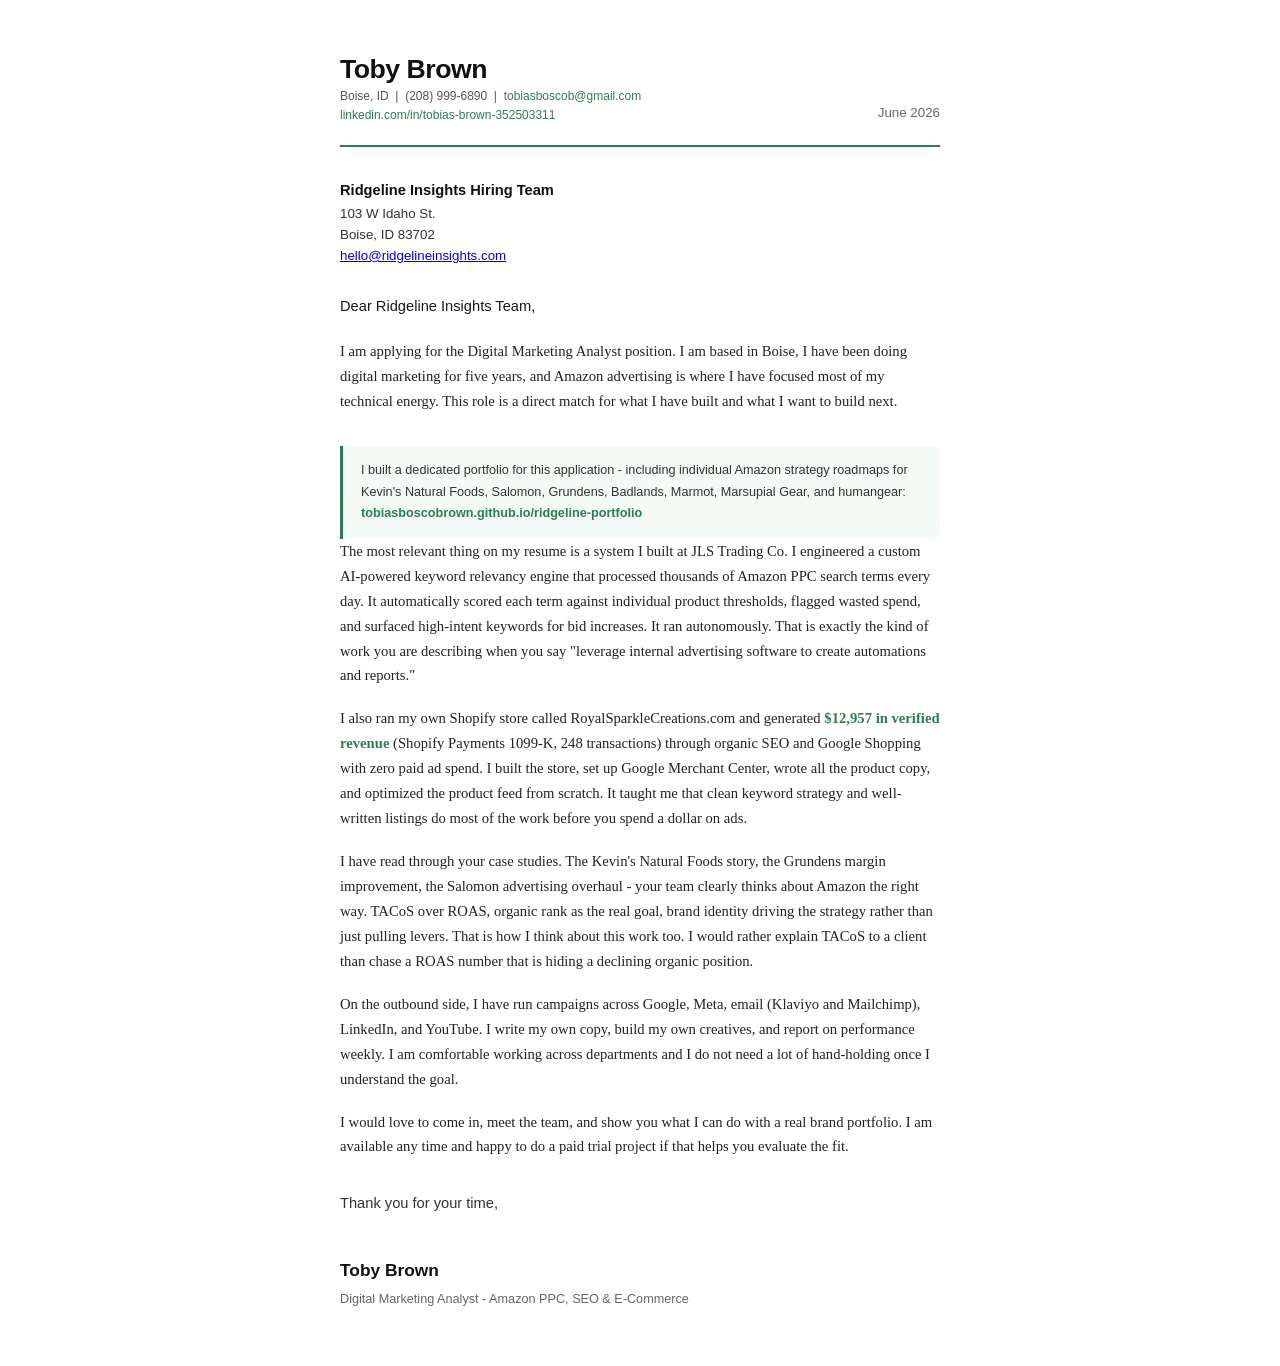
<file: cover-letter.html>
<!DOCTYPE html>
<html lang="en">
<head>
  <meta charset="UTF-8" />
  <meta name="viewport" content="width=device-width, initial-scale=1.0" />
  <title>Toby Brown - Cover Letter - Ridgeline Insights</title>
  <style>
    * { margin: 0; padding: 0; box-sizing: border-box; }
    body {
      font-family: 'Georgia', serif;
      font-size: 11pt;
      color: #1a1a1a;
      background: #fff;
      line-height: 1.7;
    }
    .page {
      max-width: 720px;
      margin: 0 auto;
      padding: 56px 60px;
    }

    .letterhead {
      border-bottom: 2px solid #2E7D52;
      padding-bottom: 20px;
      margin-bottom: 32px;
      display: flex;
      justify-content: space-between;
      align-items: flex-end;
    }

    .sender-name {
      font-size: 20pt;
      font-weight: bold;
      font-family: 'Arial', sans-serif;
      color: #111;
      letter-spacing: -0.5px;
      line-height: 1;
      margin-bottom: 4px;
    }

    .sender-contact {
      font-family: 'Arial', sans-serif;
      font-size: 9pt;
      color: #555;
      line-height: 1.6;
    }

    .sender-contact a {
      color: #2E7D52;
      text-decoration: none;
    }

    .date-block {
      font-family: 'Arial', sans-serif;
      font-size: 10pt;
      color: #666;
      text-align: right;
    }

    .recipient {
      font-family: 'Arial', sans-serif;
      font-size: 10pt;
      color: #333;
      margin-bottom: 28px;
      line-height: 1.6;
    }

    .recipient strong {
      color: #111;
      font-size: 11pt;
    }

    .salutation {
      font-size: 11pt;
      margin-bottom: 20px;
      font-family: 'Arial', sans-serif;
    }

    p {
      margin-bottom: 18px;
      font-size: 11pt;
      color: #222;
    }

    .highlight {
      color: #2E7D52;
      font-weight: bold;
    }

    .closing {
      margin-top: 32px;
      font-family: 'Arial', sans-serif;
      font-size: 11pt;
    }

    .closing-word {
      margin-bottom: 40px;
      color: #333;
    }

    .sig-name {
      font-size: 13pt;
      font-weight: bold;
      color: #111;
    }

    .sig-title {
      font-size: 9.5pt;
      color: #666;
      margin-top: 3px;
    }

    .portfolio-callout {
      margin-top: 32px;
      padding: 14px 18px;
      border-left: 3px solid #2E7D52;
      background: #f4faf6;
      border-radius: 0 6px 6px 0;
      font-family: 'Arial', sans-serif;
      font-size: 9.5pt;
      color: #333;
    }

    .portfolio-callout a {
      color: #2E7D52;
      font-weight: bold;
      text-decoration: none;
    }

    @media print {
      body { font-size: 10.5pt; }
      .page { padding: 32px 40px; }
      .portfolio-callout { background: #f4faf6 !important; -webkit-print-color-adjust: exact; print-color-adjust: exact; }
    }
  </style>
</head>
<body>
<div class="page">

  <div class="letterhead">
    <div>
      <div class="sender-name">Toby Brown</div>
      <div class="sender-contact">
        Boise, ID &nbsp;|&nbsp; (208) 999-6890 &nbsp;|&nbsp;
        <a href="mailto:tobiasboscob@gmail.com">tobiasboscob@gmail.com</a><br />
        <a href="https://www.linkedin.com/in/tobias-brown-352503311/">linkedin.com/in/tobias-brown-352503311</a>
      </div>
    </div>
    <div class="date-block">June 2026</div>
  </div>

  <div class="recipient">
    <strong>Ridgeline Insights Hiring Team</strong><br />
    103 W Idaho St.<br />
    Boise, ID 83702<br />
    <a href="mailto:hello@ridgelineinsights.com">hello@ridgelineinsights.com</a>
  </div>

  <div class="salutation">Dear Ridgeline Insights Team,</div>

  <p>
    I am applying for the Digital Marketing Analyst position. I am based in Boise, I have been doing digital marketing for five years, and Amazon advertising is where I have focused most of my technical energy. This role is a direct match for what I have built and what I want to build next.
  </p>

  <div class="portfolio-callout">
    I built a dedicated portfolio for this application - including individual Amazon strategy roadmaps for Kevin's Natural Foods, Salomon, Grundens, Badlands, Marmot, Marsupial Gear, and humangear:<br />
    <a href="https://tobiasboscobrown.github.io/ridgeline-portfolio/">tobiasboscobrown.github.io/ridgeline-portfolio</a>
  </div>

  <p>
    The most relevant thing on my resume is a system I built at JLS Trading Co. I engineered a custom AI-powered keyword relevancy engine that processed thousands of Amazon PPC search terms every day. It automatically scored each term against individual product thresholds, flagged wasted spend, and surfaced high-intent keywords for bid increases. It ran autonomously. That is exactly the kind of work you are describing when you say "leverage internal advertising software to create automations and reports."
  </p>

  <p>
    I also ran my own Shopify store called RoyalSparkleCreations.com and generated <span class="highlight">$12,957 in verified revenue</span> (Shopify Payments 1099-K, 248 transactions) through organic SEO and Google Shopping with zero paid ad spend. I built the store, set up Google Merchant Center, wrote all the product copy, and optimized the product feed from scratch. It taught me that clean keyword strategy and well-written listings do most of the work before you spend a dollar on ads.
  </p>

  <p>
    I have read through your case studies. The Kevin's Natural Foods story, the Grundens margin improvement, the Salomon advertising overhaul - your team clearly thinks about Amazon the right way. TACoS over ROAS, organic rank as the real goal, brand identity driving the strategy rather than just pulling levers. That is how I think about this work too. I would rather explain TACoS to a client than chase a ROAS number that is hiding a declining organic position.
  </p>

  <p>
    On the outbound side, I have run campaigns across Google, Meta, email (Klaviyo and Mailchimp), LinkedIn, and YouTube. I write my own copy, build my own creatives, and report on performance weekly. I am comfortable working across departments and I do not need a lot of hand-holding once I understand the goal.
  </p>

  <p>
    I would love to come in, meet the team, and show you what I can do with a real brand portfolio. I am available any time and happy to do a paid trial project if that helps you evaluate the fit.
  </p>

  <div class="closing">
    <div class="closing-word">Thank you for your time,</div>
    <div class="sig-name">Toby Brown</div>
    <div class="sig-title">Digital Marketing Analyst - Amazon PPC, SEO &amp; E-Commerce</div>
  </div>


</div>
</body>
</html>
</file>
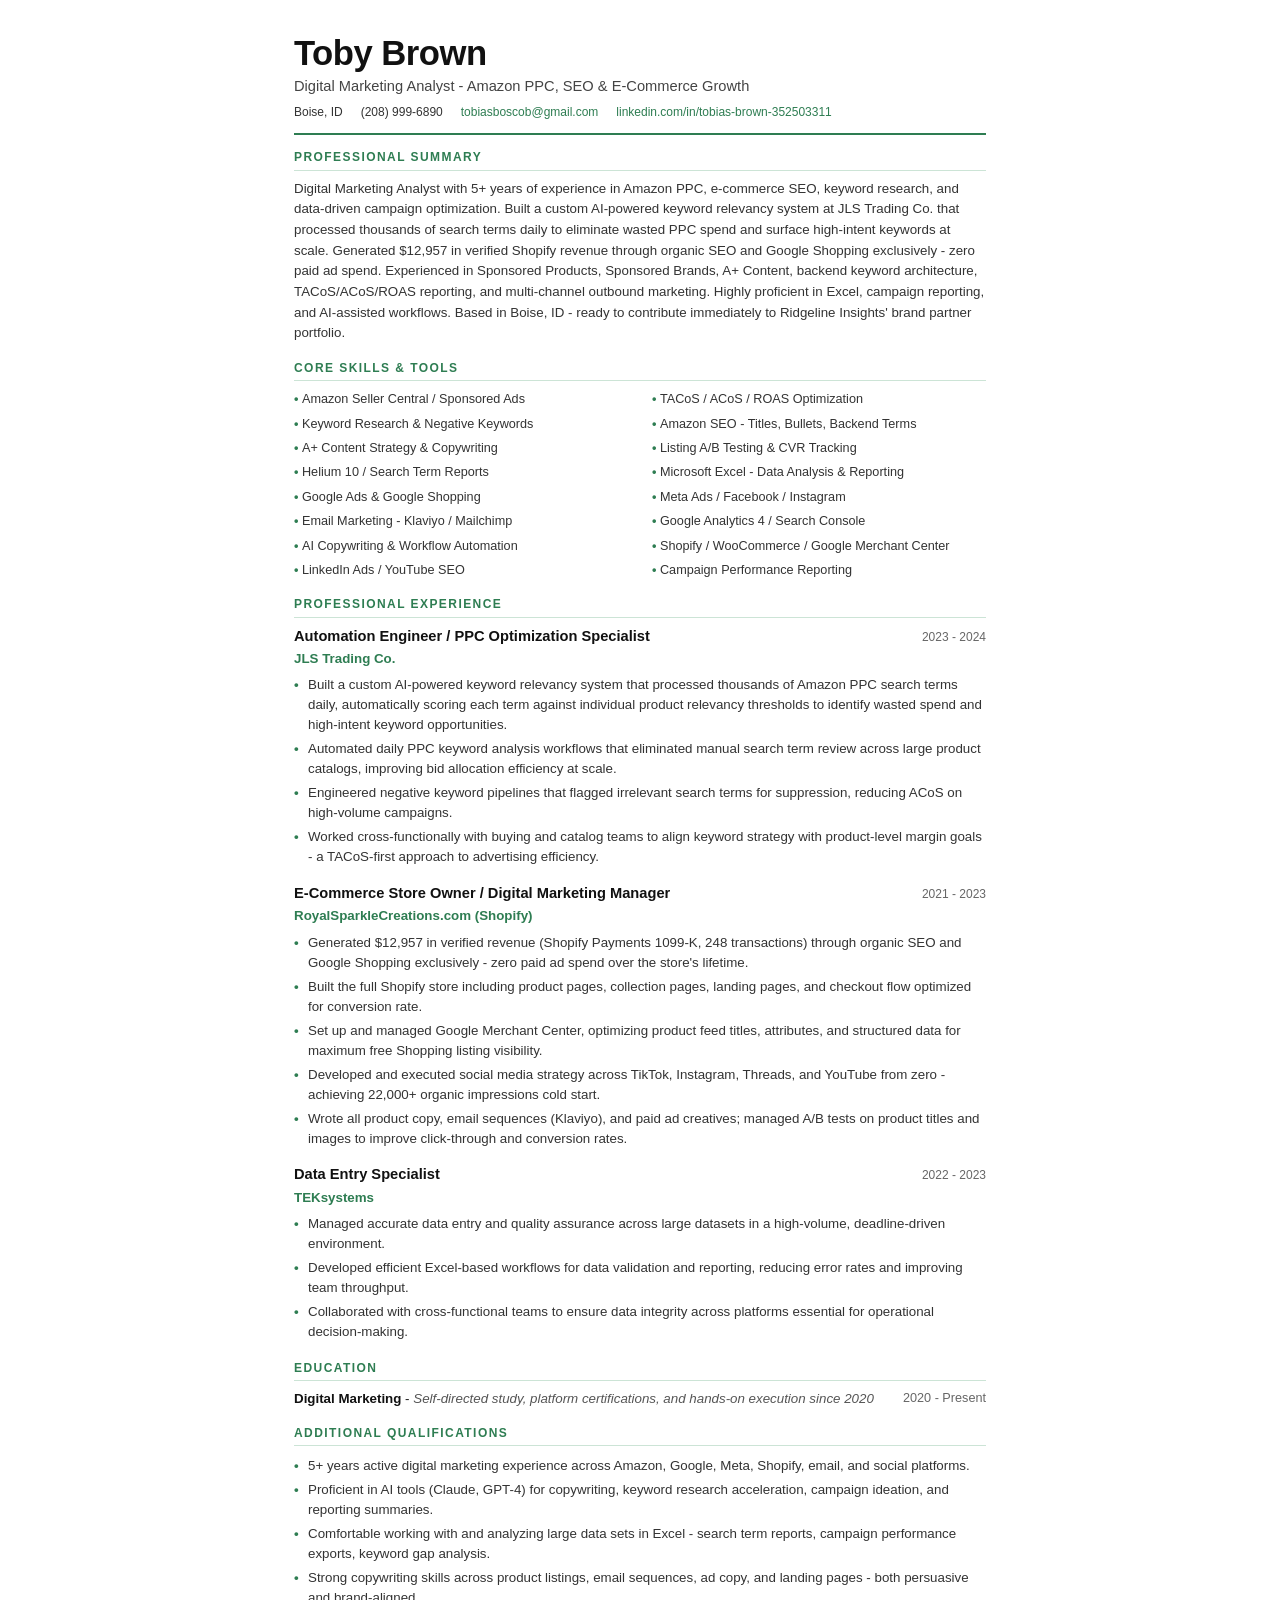
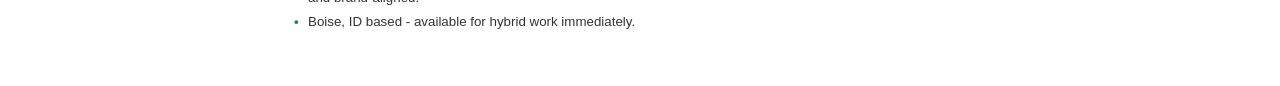
<file: resume.html>
<!DOCTYPE html>
<html lang="en">
<head>
  <meta charset="UTF-8" />
  <meta name="viewport" content="width=device-width, initial-scale=1.0" />
  <title>Toby Brown - Digital Marketing Analyst Resume</title>
  <style>
    * { margin: 0; padding: 0; box-sizing: border-box; }
    body { font-family: 'Arial', sans-serif; font-size: 10.5pt; color: #1a1a1a; background: #fff; line-height: 1.45; }
    .page { max-width: 780px; margin: 0 auto; padding: 36px 44px; }

    .header { border-bottom: 2.5px solid #2E7D52; padding-bottom: 12px; margin-bottom: 14px; }
    .name { font-size: 26pt; font-weight: bold; font-family: 'Arial', sans-serif; letter-spacing: -0.5px; color: #111; line-height: 1; margin-bottom: 5px; }
    .title-line { font-size: 11pt; color: #444; font-weight: normal; margin-bottom: 7px; }
    .contact-bar { display: flex; flex-wrap: wrap; gap: 4px 18px; font-size: 9pt; color: #333; }
    .contact-bar a { color: #2E7D52; text-decoration: none; }

    .section { margin-bottom: 16px; }
    .section-title {
      font-size: 9pt; font-weight: bold; text-transform: uppercase;
      letter-spacing: 0.12em; color: #2E7D52; border-bottom: 1px solid #cce4d6;
      padding-bottom: 3px; margin-bottom: 8px;
    }

    .summary { font-size: 10pt; color: #333; line-height: 1.55; }

    .skills-grid { display: grid; grid-template-columns: 1fr 1fr; gap: 4px 24px; }
    .skill-item { font-size: 9.5pt; color: #333; padding: 1px 0; }
    .skill-item::before { content: "• "; color: #2E7D52; font-weight: bold; }

    .job { margin-bottom: 14px; }
    .job-header { display: flex; justify-content: space-between; align-items: baseline; margin-bottom: 2px; }
    .job-title { font-size: 11pt; font-weight: bold; color: #111; }
    .job-dates { font-size: 9pt; color: #666; white-space: nowrap; }
    .job-company { font-size: 10pt; color: #2E7D52; font-weight: 600; margin-bottom: 5px; }
    .job-bullets { list-style: none; padding: 0; }
    .job-bullets li { font-size: 10pt; color: #333; padding: 2px 0 2px 14px; position: relative; line-height: 1.5; }
    .job-bullets li::before { content: "•"; position: absolute; left: 0; color: #2E7D52; font-weight: bold; }

    .edu-item { display: flex; justify-content: space-between; font-size: 10pt; }
    .edu-degree { font-weight: bold; color: #111; }
    .edu-school { color: #555; font-style: italic; }
    .edu-year { color: #666; font-size: 9.5pt; }

    @media print {
      body { font-size: 10pt; }
      .page { padding: 20px 28px; }
      a { color: #2E7D52 !important; }
    }
  </style>
</head>
<body>
<div class="page">

  <div class="header">
    <div class="name">Toby Brown</div>
    <div class="title-line">Digital Marketing Analyst - Amazon PPC, SEO &amp; E-Commerce Growth</div>
    <div class="contact-bar">
      <span>Boise, ID</span>
      <span>(208) 999-6890</span>
      <a href="mailto:tobiasboscob@gmail.com">tobiasboscob@gmail.com</a>
      <a href="https://www.linkedin.com/in/tobias-brown-352503311/">linkedin.com/in/tobias-brown-352503311</a>
    </div>
  </div>

  <div class="section">
    <div class="section-title">Professional Summary</div>
    <p class="summary">
      Digital Marketing Analyst with 5+ years of experience in Amazon PPC, e-commerce SEO, keyword research, and data-driven campaign optimization. Built a custom AI-powered keyword relevancy system at JLS Trading Co. that processed thousands of search terms daily to eliminate wasted PPC spend and surface high-intent keywords at scale. Generated $12,957 in verified Shopify revenue through organic SEO and Google Shopping exclusively - zero paid ad spend. Experienced in Sponsored Products, Sponsored Brands, A+ Content, backend keyword architecture, TACoS/ACoS/ROAS reporting, and multi-channel outbound marketing. Highly proficient in Excel, campaign reporting, and AI-assisted workflows. Based in Boise, ID - ready to contribute immediately to Ridgeline Insights' brand partner portfolio.
    </p>
  </div>

  <div class="section">
    <div class="section-title">Core Skills &amp; Tools</div>
    <div class="skills-grid">
      <div class="skill-item">Amazon Seller Central / Sponsored Ads</div>
      <div class="skill-item">TACoS / ACoS / ROAS Optimization</div>
      <div class="skill-item">Keyword Research &amp; Negative Keywords</div>
      <div class="skill-item">Amazon SEO - Titles, Bullets, Backend Terms</div>
      <div class="skill-item">A+ Content Strategy &amp; Copywriting</div>
      <div class="skill-item">Listing A/B Testing &amp; CVR Tracking</div>
      <div class="skill-item">Helium 10 / Search Term Reports</div>
      <div class="skill-item">Microsoft Excel - Data Analysis &amp; Reporting</div>
      <div class="skill-item">Google Ads &amp; Google Shopping</div>
      <div class="skill-item">Meta Ads / Facebook / Instagram</div>
      <div class="skill-item">Email Marketing - Klaviyo / Mailchimp</div>
      <div class="skill-item">Google Analytics 4 / Search Console</div>
      <div class="skill-item">AI Copywriting &amp; Workflow Automation</div>
      <div class="skill-item">Shopify / WooCommerce / Google Merchant Center</div>
      <div class="skill-item">LinkedIn Ads / YouTube SEO</div>
      <div class="skill-item">Campaign Performance Reporting</div>
    </div>
  </div>

  <div class="section">
    <div class="section-title">Professional Experience</div>

    <div class="job">
      <div class="job-header">
        <span class="job-title">Automation Engineer / PPC Optimization Specialist</span>
        <span class="job-dates">2023 - 2024</span>
      </div>
      <div class="job-company">JLS Trading Co.</div>
      <ul class="job-bullets">
        <li>Built a custom AI-powered keyword relevancy system that processed thousands of Amazon PPC search terms daily, automatically scoring each term against individual product relevancy thresholds to identify wasted spend and high-intent keyword opportunities.</li>
        <li>Automated daily PPC keyword analysis workflows that eliminated manual search term review across large product catalogs, improving bid allocation efficiency at scale.</li>
        <li>Engineered negative keyword pipelines that flagged irrelevant search terms for suppression, reducing ACoS on high-volume campaigns.</li>
        <li>Worked cross-functionally with buying and catalog teams to align keyword strategy with product-level margin goals - a TACoS-first approach to advertising efficiency.</li>
      </ul>
    </div>

    <div class="job">
      <div class="job-header">
        <span class="job-title">E-Commerce Store Owner / Digital Marketing Manager</span>
        <span class="job-dates">2021 - 2023</span>
      </div>
      <div class="job-company">RoyalSparkleCreations.com (Shopify)</div>
      <ul class="job-bullets">
        <li>Generated $12,957 in verified revenue (Shopify Payments 1099-K, 248 transactions) through organic SEO and Google Shopping exclusively - zero paid ad spend over the store's lifetime.</li>
        <li>Built the full Shopify store including product pages, collection pages, landing pages, and checkout flow optimized for conversion rate.</li>
        <li>Set up and managed Google Merchant Center, optimizing product feed titles, attributes, and structured data for maximum free Shopping listing visibility.</li>
        <li>Developed and executed social media strategy across TikTok, Instagram, Threads, and YouTube from zero - achieving 22,000+ organic impressions cold start.</li>
        <li>Wrote all product copy, email sequences (Klaviyo), and paid ad creatives; managed A/B tests on product titles and images to improve click-through and conversion rates.</li>
      </ul>
    </div>

    <div class="job">
      <div class="job-header">
        <span class="job-title">Data Entry Specialist</span>
        <span class="job-dates">2022 - 2023</span>
      </div>
      <div class="job-company">TEKsystems</div>
      <ul class="job-bullets">
        <li>Managed accurate data entry and quality assurance across large datasets in a high-volume, deadline-driven environment.</li>
        <li>Developed efficient Excel-based workflows for data validation and reporting, reducing error rates and improving team throughput.</li>
        <li>Collaborated with cross-functional teams to ensure data integrity across platforms essential for operational decision-making.</li>
      </ul>
    </div>

  </div>

  <div class="section">
    <div class="section-title">Education</div>
    <div class="edu-item">
      <div>
        <span class="edu-degree">Digital Marketing</span> -
        <span class="edu-school">Self-directed study, platform certifications, and hands-on execution since 2020</span>
      </div>
      <div class="edu-year">2020 - Present</div>
    </div>
  </div>

  <div class="section">
    <div class="section-title">Additional Qualifications</div>
    <ul class="job-bullets">
      <li>5+ years active digital marketing experience across Amazon, Google, Meta, Shopify, email, and social platforms.</li>
      <li>Proficient in AI tools (Claude, GPT-4) for copywriting, keyword research acceleration, campaign ideation, and reporting summaries.</li>
      <li>Comfortable working with and analyzing large data sets in Excel - search term reports, campaign performance exports, keyword gap analysis.</li>
      <li>Strong copywriting skills across product listings, email sequences, ad copy, and landing pages - both persuasive and brand-aligned.</li>
      <li>Boise, ID based - available for hybrid work immediately.</li>
    </ul>
  </div>

</div>
</body>
</html>
</file>
<file: style.css>
/* ===== BASE ===== */
*, *::before, *::after { box-sizing: border-box; margin: 0; padding: 0; }

:root {
  --green: #2E7D52;
  --green-light: #3A9966;
  --green-glow: rgba(46,125,82,0.25);
  --navy: #0D1B2A;
  --navy2: #112236;
  --navy3: #16293F;
  --mid: #1E3A52;
  --light-bg: #F5F7F4;
  --light2: #E4EAE6;
  --text: #E8EDE9;
  --text-dim: #8FA898;
  --text-dark: #1A2318;
  --text-dark-dim: #4A5E50;
  --font-body: 'Inter', sans-serif;
  --font-display: 'Bebas Neue', 'Inter', sans-serif;
  --radius: 12px;
  --radius-sm: 8px;
  --transition: 0.25s ease;
}

html { scroll-behavior: smooth; }

body {
  font-family: var(--font-body);
  background: var(--navy);
  color: var(--text);
  line-height: 1.6;
  overflow-x: hidden;
}

.container {
  max-width: 1140px;
  margin: 0 auto;
  padding: 0 24px;
}

/* ===== NAV ===== */
#navbar {
  position: fixed;
  top: 0; left: 0; right: 0;
  z-index: 100;
  background: rgba(13,27,42,0.92);
  backdrop-filter: blur(12px);
  border-bottom: 1px solid rgba(255,255,255,0.06);
  transition: background var(--transition);
}

.nav-inner {
  max-width: 1140px;
  margin: 0 auto;
  padding: 0 24px;
  height: 64px;
  display: flex;
  align-items: center;
  gap: 32px;
}

.nav-logo {
  font-family: var(--font-display);
  font-size: 22px;
  letter-spacing: 0.05em;
  color: var(--text);
  flex-shrink: 0;
}

.nav-links {
  display: flex;
  align-items: center;
  gap: 4px;
  list-style: none;
  margin-left: auto;
}

.nav-links a {
  color: var(--text-dim);
  text-decoration: none;
  font-size: 14px;
  font-weight: 500;
  padding: 8px 14px;
  border-radius: var(--radius-sm);
  transition: color var(--transition), background var(--transition);
}

.nav-links a:hover { color: var(--text); background: rgba(255,255,255,0.05); }

.nav-links .nav-cta {
  background: var(--green);
  color: white !important;
  font-weight: 700;
  padding: 9px 18px;
  border-radius: 100px;
}

.nav-links .nav-cta:hover { background: var(--green-light); }

.hamburger {
  display: none;
  background: none;
  border: none;
  color: var(--text);
  font-size: 22px;
  cursor: pointer;
  margin-left: auto;
}

/* ===== HERO ===== */
#hero {
  min-height: 100vh;
  display: flex;
  flex-direction: column;
  justify-content: center;
  padding: 120px 24px 80px;
  position: relative;
  overflow: hidden;
  background: linear-gradient(135deg, var(--navy) 0%, var(--navy2) 60%, #0a2010 100%);
}

.hero-bg-text {
  position: absolute;
  top: 50%;
  left: 50%;
  transform: translate(-50%, -50%);
  font-family: var(--font-display);
  font-size: clamp(120px, 20vw, 260px);
  color: rgba(46,125,82,0.04);
  white-space: nowrap;
  pointer-events: none;
  user-select: none;
  letter-spacing: 0.1em;
}

.hero-content {
  max-width: 820px;
  margin: 0 auto;
  position: relative;
  z-index: 1;
}

.hero-eyebrow {
  display: flex;
  align-items: center;
  gap: 10px;
  font-size: 13px;
  font-weight: 600;
  color: var(--text-dim);
  letter-spacing: 0.04em;
  margin-bottom: 24px;
  text-transform: uppercase;
}

.dot {
  width: 8px;
  height: 8px;
  border-radius: 50%;
  background: var(--green);
  animation: pulse 2s infinite;
  flex-shrink: 0;
}

@keyframes pulse {
  0%, 100% { opacity: 1; transform: scale(1); }
  50% { opacity: 0.5; transform: scale(0.8); }
}

#hero h1 {
  font-family: var(--font-display);
  font-size: clamp(48px, 7vw, 84px);
  line-height: 0.95;
  letter-spacing: -0.01em;
  color: var(--text);
  margin-bottom: 24px;
}

.accent { color: var(--green); }

.hero-sub {
  font-size: 17px;
  color: var(--text-dim);
  line-height: 1.7;
  max-width: 580px;
  margin-bottom: 36px;
}

.hero-actions {
  display: flex;
  gap: 16px;
  flex-wrap: wrap;
  margin-bottom: 48px;
}

.btn-primary {
  background: var(--green);
  color: white;
  text-decoration: none;
  padding: 14px 28px;
  border-radius: 100px;
  font-weight: 700;
  font-size: 15px;
  transition: background var(--transition), transform var(--transition);
  display: inline-block;
}

.btn-primary:hover { background: var(--green-light); transform: translateY(-2px); }

.btn-outline {
  background: transparent;
  color: var(--text);
  text-decoration: none;
  padding: 14px 28px;
  border-radius: 100px;
  font-weight: 600;
  font-size: 15px;
  border: 1.5px solid rgba(255,255,255,0.2);
  transition: border-color var(--transition), background var(--transition);
  display: inline-block;
}

.btn-outline:hover { border-color: var(--green); background: rgba(46,125,82,0.08); }

.hero-stats {
  display: flex;
  align-items: center;
  gap: 0;
  flex-wrap: wrap;
  gap: 8px;
}

.stat {
  display: flex;
  flex-direction: column;
  gap: 2px;
}

.stat-num {
  font-family: var(--font-display);
  font-size: 32px;
  line-height: 1;
  color: var(--green);
  letter-spacing: 0.02em;
}

.stat-label {
  font-size: 11px;
  color: var(--text-dim);
  font-weight: 500;
  text-transform: uppercase;
  letter-spacing: 0.06em;
}

.stat-divider {
  width: 1px;
  height: 40px;
  background: rgba(255,255,255,0.1);
  margin: 0 24px;
}

.hero-scroll-hint {
  position: absolute;
  bottom: 32px;
  left: 50%;
  transform: translateX(-50%);
  font-size: 13px;
  color: var(--text-dim);
  display: flex;
  align-items: center;
  gap: 8px;
  animation: bounce 2s infinite;
}

@keyframes bounce {
  0%, 100% { transform: translateX(-50%) translateY(0); }
  50% { transform: translateX(-50%) translateY(6px); }
}

/* ===== SECTIONS ===== */
.section-dark {
  background: var(--navy2);
  padding: 96px 0;
}

.section-light {
  background: var(--light-bg);
  padding: 96px 0;
}

.section-label {
  font-size: 12px;
  font-weight: 700;
  letter-spacing: 0.14em;
  text-transform: uppercase;
  color: var(--green);
  margin-bottom: 16px;
}

.section-dark h2, .section-dark p { color: var(--text); }
.section-light h2 { color: var(--text-dark); }
.section-light .section-sub { color: var(--text-dark-dim); }

h2 {
  font-family: var(--font-display);
  font-size: clamp(36px, 5vw, 58px);
  line-height: 1;
  letter-spacing: -0.01em;
  margin-bottom: 16px;
}

.section-sub {
  font-size: 17px;
  line-height: 1.65;
  max-width: 600px;
  margin-bottom: 56px;
  color: var(--text-dim);
}

/* ===== WHY GRID ===== */
.why-grid {
  display: grid;
  grid-template-columns: repeat(auto-fit, minmax(240px, 1fr));
  gap: 24px;
  margin-top: 48px;
}

.why-card {
  background: rgba(255,255,255,0.04);
  border: 1px solid rgba(255,255,255,0.07);
  border-radius: var(--radius);
  padding: 32px 28px;
  transition: border-color var(--transition), transform var(--transition);
}

.why-card:hover {
  border-color: var(--green);
  transform: translateY(-4px);
}

.why-icon-text {
  font-family: var(--font-display);
  font-size: 12px;
  font-weight: 900;
  letter-spacing: 0.08em;
  color: var(--green);
  border: 2px solid var(--green);
  border-radius: 6px;
  padding: 4px 8px;
  line-height: 1;
  display: inline-flex;
  align-items: center;
  justify-content: center;
  min-width: 40px;
  margin-bottom: 16px;
}

.why-card h3 {
  font-size: 17px;
  font-weight: 700;
  color: var(--text);
  margin-bottom: 10px;
}

.why-card p {
  font-size: 14px;
  color: var(--text-dim);
  line-height: 1.65;
}

/* ===== SKILLS ===== */
.skills-categories {
  display: grid;
  grid-template-columns: repeat(auto-fit, minmax(300px, 1fr));
  gap: 24px;
  margin-bottom: 32px;
}

.skill-category {
  background: white;
  border: 1px solid var(--light2);
  border-radius: var(--radius);
  padding: 24px;
  box-shadow: 0 2px 8px rgba(0,0,0,0.04);
}

.skill-cat-header {
  margin-bottom: 16px;
}

.skill-cat-header h3 {
  font-size: 15px;
  font-weight: 700;
  color: var(--text-dark);
}

.skill-tags {
  display: flex;
  flex-wrap: wrap;
  gap: 8px;
}

.skill-tag {
  font-size: 12px;
  font-weight: 600;
  padding: 5px 12px;
  border-radius: 100px;
  display: inline-block;
}

.skill-tag.expert {
  background: var(--green);
  color: white;
}

.skill-tag.strong {
  background: var(--light2);
  color: var(--text-dark-dim);
}

.skill-legend {
  display: flex;
  gap: 16px;
  align-items: center;
  margin-top: 8px;
}

.legend-item {
  display: flex;
  align-items: center;
  gap: 8px;
  font-size: 13px;
  color: var(--text-dark-dim);
}

/* ===== PORTFOLIO ===== */
.portfolio-grid {
  display: grid;
  grid-template-columns: repeat(3, 1fr);
  gap: 24px;
}

.portfolio-card {
  background: rgba(255,255,255,0.04);
  border: 1px solid rgba(255,255,255,0.07);
  border-radius: var(--radius);
  overflow: hidden;
  transition: border-color var(--transition), transform var(--transition);
}

.portfolio-card:hover {
  border-color: var(--green);
  transform: translateY(-4px);
}

.portfolio-card.featured {
  grid-column: span 2;
}

.portfolio-card-badge {
  display: inline-block;
  background: var(--green);
  color: white;
  font-size: 10px;
  font-weight: 800;
  letter-spacing: 0.1em;
  text-transform: uppercase;
  padding: 5px 12px;
  border-radius: 100px;
  position: absolute;
  top: 16px;
  left: 16px;
  z-index: 2;
}

.portfolio-card-img {
  position: relative;
  height: 180px;
  background: var(--navy3);
  display: flex;
  align-items: center;
  justify-content: center;
  overflow: hidden;
}

/* Code mock for AI card */
.code-mock {
  background: #0d1b0f;
  border: 1px solid rgba(46,125,82,0.3);
  border-radius: 8px;
  padding: 20px 24px;
  font-family: 'Courier New', monospace;
  font-size: 13px;
  width: 80%;
  display: flex;
  flex-direction: column;
  gap: 8px;
}

.cm-line { display: flex; gap: 8px; }
.cm-key { color: #7ec8a0; }
.cm-op { color: #aaa; }
.cm-num { color: #f0c060; }
.cm-val { color: #7ec8a0; }
.cm-str { color: #e87050; }
.cm-dim { color: #556; font-style: italic; font-size: 11px; margin-top: 4px; }

/* Ads mock */
.ads-mock { padding: 16px; width: 100%; }
.ads-mock-row { display: flex; gap: 12px; justify-content: center; }
.ads-product-card {
  background: rgba(255,255,255,0.05);
  border-radius: 8px;
  padding: 10px;
  display: flex;
  flex-direction: column;
  gap: 8px;
  width: 90px;
}
.ads-product-img { height: 60px; border-radius: 4px; background: rgba(46,125,82,0.3); }
.ads-product-img.alt { background: rgba(46,125,82,0.2); }
.ads-product-img.dark { background: rgba(46,125,82,0.1); }
.ads-product-info { display: flex; flex-direction: column; gap: 4px; }
.ads-line { height: 6px; border-radius: 3px; background: rgba(255,255,255,0.15); }
.ads-line.short { width: 70%; }
.ads-price { height: 8px; width: 50%; border-radius: 3px; background: var(--green); opacity: 0.6; }

/* Social mock */
.social-mock { padding: 16px; display: flex; gap: 10px; width: 100%; }
.social-post { flex: 2; background: rgba(255,255,255,0.05); border-radius: 8px; overflow: hidden; }
.social-post.small { flex: 1; }
.social-post-img { height: 90px; background: rgba(46,125,82,0.25); }
.social-post-img.alt { background: rgba(46,125,82,0.15); }
.social-post-img.dark { background: rgba(46,125,82,0.08); }
.social-post-caption { padding: 8px; display: flex; flex-direction: column; gap: 4px; }
.sp-line { height: 5px; border-radius: 3px; background: rgba(255,255,255,0.15); }
.sp-line.wide { width: 100%; }
.sp-line.medium { width: 70%; }
.sp-hashtags { height: 5px; width: 50%; border-radius: 3px; background: rgba(46,125,82,0.4); margin-top: 2px; }

/* Amazon mock */
.amazon-mock { padding: 12px; width: 100%; }
.amz-listing { display: flex; gap: 12px; margin-bottom: 10px; }
.amz-img { width: 70px; height: 70px; background: rgba(46,125,82,0.2); border-radius: 6px; flex-shrink: 0; }
.amz-detail { flex: 1; display: flex; flex-direction: column; gap: 5px; }
.amz-title { height: 7px; background: rgba(255,255,255,0.2); border-radius: 3px; width: 90%; }
.amz-stars { font-size: 10px; color: #f0a030; }
.amz-price { font-size: 12px; font-weight: 700; color: var(--green); }
.amz-bullets { display: flex; flex-direction: column; gap: 4px; }
.amz-bullet { height: 5px; background: rgba(255,255,255,0.1); border-radius: 3px; }
.amz-aplus { background: rgba(255,255,255,0.03); border-radius: 6px; padding: 8px; }
.aplus-bar { height: 8px; background: rgba(46,125,82,0.3); border-radius: 3px; margin-bottom: 6px; }
.aplus-row { display: flex; gap: 8px; }
.aplus-cell { flex: 1; height: 24px; background: rgba(255,255,255,0.05); border-radius: 4px; }

/* Report bars */
.design-mock { width: 100%; height: 100%; display: flex; flex-direction: column; justify-content: flex-end; padding: 20px 24px 12px; }
.report-bars { display: flex; align-items: flex-end; gap: 10px; height: 100px; margin-bottom: 8px; }
.r-bar { flex: 1; background: rgba(255,255,255,0.12); border-radius: 4px 4px 0 0; transition: height 0.3s ease; }
.r-bar.accent { background: var(--green); }
.report-labels { display: flex; gap: 10px; }
.report-labels span { flex: 1; font-size: 10px; color: var(--text-dim); text-align: center; font-weight: 600; }

/* Email mock */
.email-mock { background: #1a1a1a; border-radius: 10px; overflow: hidden; width: 85%; border: 1px solid rgba(255,255,255,0.1); }
.email-mock-header { background: #2a2a2a; padding: 10px 14px; display: flex; align-items: center; gap: 6px; }
.em-dot { width: 8px; height: 8px; border-radius: 50%; }
.em-dot.red { background: #ff5f56; }
.em-dot.yellow { background: #ffbd2e; }
.em-dot.green { background: #27c93f; }
.em-subject { font-size: 11px; color: #888; margin-left: 6px; }
.email-mock-body { padding: 14px; display: flex; flex-direction: column; gap: 8px; }
.em-hero-bar { height: 36px; background: rgba(46,125,82,0.35); border-radius: 4px; }
.em-text-line { height: 6px; border-radius: 3px; background: rgba(255,255,255,0.12); }
.em-text-line.wide { width: 100%; }
.em-text-line.medium { width: 75%; }
.em-text-line.short { width: 50%; }
.em-img-placeholder { height: 30px; background: rgba(255,255,255,0.05); border-radius: 4px; }
.em-cta-bar { height: 16px; width: 60%; background: var(--green); border-radius: 100px; margin: 0 auto; opacity: 0.7; }

.portfolio-card-content {
  padding: 24px;
}

.portfolio-card-content h3 {
  font-size: 16px;
  font-weight: 700;
  color: var(--text);
  margin-bottom: 10px;
  line-height: 1.3;
}

.portfolio-card-content p {
  font-size: 13px;
  color: var(--text-dim);
  line-height: 1.65;
  margin-bottom: 16px;
}

.portfolio-metrics {
  display: flex;
  gap: 16px;
  flex-wrap: wrap;
  margin-bottom: 14px;
  padding: 12px 0;
  border-top: 1px solid rgba(255,255,255,0.06);
  border-bottom: 1px solid rgba(255,255,255,0.06);
}

.metric {
  display: flex;
  flex-direction: column;
  gap: 2px;
}

.metric-val {
  font-family: var(--font-display);
  font-size: 20px;
  color: var(--green);
  line-height: 1;
}

.metric-key {
  font-size: 10px;
  color: var(--text-dim);
  text-transform: uppercase;
  letter-spacing: 0.06em;
  font-weight: 600;
}

.portfolio-tags {
  display: flex;
  flex-wrap: wrap;
  gap: 6px;
}

.portfolio-tags span {
  font-size: 11px;
  font-weight: 600;
  color: var(--text-dim);
  background: rgba(255,255,255,0.06);
  padding: 3px 10px;
  border-radius: 100px;
}

/* ===== APPROACH ===== */
.approach-grid {
  display: grid;
  grid-template-columns: repeat(3, 1fr);
  gap: 24px;
  margin-top: 48px;
}

.approach-card {
  background: white;
  border: 1px solid var(--light2);
  border-radius: var(--radius);
  padding: 28px 24px;
  transition: border-color var(--transition), box-shadow var(--transition);
}

.approach-card:hover {
  border-color: var(--green);
  box-shadow: 0 4px 20px rgba(46,125,82,0.1);
}

.approach-num {
  font-family: var(--font-display);
  font-size: 36px;
  color: var(--green);
  line-height: 1;
  margin-bottom: 12px;
  opacity: 0.7;
}

.approach-card h3 {
  font-size: 15px;
  font-weight: 700;
  color: var(--text-dark);
  margin-bottom: 10px;
}

.approach-card p {
  font-size: 13px;
  color: var(--text-dark-dim);
  line-height: 1.65;
}

/* ===== CONTACT ===== */
.section-cta {
  background: linear-gradient(135deg, var(--navy) 0%, #0a2010 100%);
  padding: 96px 0;
}

.section-label.light { color: var(--green); }

.section-cta h2 {
  color: var(--text);
  margin-bottom: 16px;
}

.section-cta p {
  font-size: 17px;
  color: var(--text-dim);
  margin-bottom: 48px;
}

.contact-options {
  display: grid;
  grid-template-columns: repeat(auto-fit, minmax(220px, 1fr));
  gap: 16px;
}

.contact-card {
  background: rgba(255,255,255,0.05);
  border: 1px solid rgba(255,255,255,0.08);
  border-radius: var(--radius);
  padding: 24px;
  display: flex;
  flex-direction: column;
  gap: 8px;
  overflow: hidden;
  min-width: 0;
  text-decoration: none;
  transition: border-color var(--transition), transform var(--transition);
}

.contact-card:hover {
  border-color: var(--green);
  transform: translateY(-3px);
}

.contact-icon {
  font-size: 24px;
}

.contact-icon.ci {
  font-family: var(--font-body);
  font-size: 10px;
  font-weight: 800;
  letter-spacing: 0.06em;
  color: var(--green);
  background: rgba(46,125,82,0.15);
  border: 1px solid rgba(46,125,82,0.4);
  border-radius: 4px;
  padding: 3px 8px;
  line-height: 1;
  display: inline-block;
  width: fit-content;
}

.contact-label {
  font-size: 11px;
  font-weight: 600;
  letter-spacing: 0.08em;
  text-transform: uppercase;
  color: var(--text-dim);
}

.contact-value {
  font-size: 13px;
  font-weight: 700;
  color: var(--text);
  word-break: break-all;
  overflow-wrap: anywhere;
}

/* ===== FOOTER ===== */
footer {
  background: var(--navy);
  border-top: 1px solid rgba(255,255,255,0.05);
  padding: 28px 0;
}

.footer-inner {
  display: flex;
  justify-content: space-between;
  align-items: center;
  flex-wrap: wrap;
  gap: 12px;
  font-size: 12px;
  color: var(--text-dim);
}

/* ===== ROADMAPS ===== */
.brand-tabs {
  display: flex;
  gap: 8px;
  flex-wrap: wrap;
  margin-bottom: 32px;
  border-bottom: 1px solid rgba(255,255,255,0.08);
  padding-bottom: 0;
}

.brand-tab {
  background: transparent;
  border: none;
  color: var(--text-dim);
  font-family: var(--font-body);
  font-size: 14px;
  font-weight: 600;
  padding: 12px 20px;
  cursor: pointer;
  border-bottom: 2px solid transparent;
  margin-bottom: -1px;
  transition: color var(--transition), border-color var(--transition);
}

.brand-tab:hover { color: var(--text); }

.brand-tab.active {
  color: var(--green);
  border-bottom-color: var(--green);
}

.brand-roadmap { display: none; }
.brand-roadmap.active { display: block; }

.roadmap-header {
  border-radius: var(--radius);
  padding: 24px 28px;
  margin-bottom: 24px;
  display: flex;
  justify-content: space-between;
  align-items: center;
  flex-wrap: wrap;
  gap: 16px;
}

.knf-header { background: linear-gradient(135deg, #1a2e1f, #0f1f13); border: 1px solid rgba(46,125,82,0.3); }
.salomon-header { background: linear-gradient(135deg, #1a1f2e, #0f1318); border: 1px solid rgba(46,82,125,0.3); }
.grundens-header { background: linear-gradient(135deg, #1a2428, #0f1518); border: 1px solid rgba(46,105,125,0.3); }
.badlands-header { background: linear-gradient(135deg, #2a1e12, #1a1108); border: 1px solid rgba(125,82,46,0.3); }
.marmot-header { background: linear-gradient(135deg, #1e1a2e, #110f18); border: 1px solid rgba(100,82,125,0.3); }
.marsupial-header { background: linear-gradient(135deg, #2a1f12, #1a1308); border: 1px solid rgba(125,100,46,0.3); }
.humangear-header { background: linear-gradient(135deg, #1a2828, #0f1818); border: 1px solid rgba(46,125,120,0.3); }

.ai-callout-banner {
  display: flex;
  align-items: flex-start;
  gap: 16px;
  background: rgba(46,125,82,0.08);
  border: 1px solid rgba(46,125,82,0.25);
  border-radius: var(--radius);
  padding: 16px 20px;
  margin-bottom: 28px;
}

.ai-badge {
  font-family: var(--font-body);
  font-size: 10px;
  font-weight: 900;
  letter-spacing: 0.1em;
  color: var(--green);
  background: rgba(46,125,82,0.2);
  border: 1px solid rgba(46,125,82,0.5);
  border-radius: 4px;
  padding: 4px 8px;
  line-height: 1;
  flex-shrink: 0;
  margin-top: 2px;
}

.ai-callout-banner p {
  font-size: 13px;
  color: var(--text-dim);
  line-height: 1.6;
  margin: 0;
}

.ai-callout-banner p strong { color: var(--green); }

.ai-block {
  border-color: rgba(46,125,82,0.2) !important;
  background: rgba(46,125,82,0.03) !important;
}

.channel-priority.ai-tag {
  background: rgba(46,125,82,0.2);
  color: var(--green);
}

.roadmap-brand-name {
  font-family: var(--font-display);
  font-size: 26px;
  color: var(--text);
  letter-spacing: 0.02em;
  margin-bottom: 4px;
}

.roadmap-brand-url {
  font-size: 12px;
  color: var(--text-dim);
  font-weight: 500;
}

.roadmap-result-badge {
  background: rgba(46,125,82,0.15);
  border: 1px solid rgba(46,125,82,0.35);
  border-radius: var(--radius-sm);
  padding: 8px 16px;
  font-size: 12px;
  font-weight: 700;
  color: var(--green);
  letter-spacing: 0.04em;
  white-space: nowrap;
}

.roadmap-body {
  display: flex;
  flex-direction: column;
  gap: 20px;
}

.channel-block {
  background: rgba(255,255,255,0.03);
  border: 1px solid rgba(255,255,255,0.07);
  border-radius: var(--radius);
  overflow: hidden;
}

.channel-header {
  display: flex;
  align-items: center;
  gap: 12px;
  padding: 16px 20px;
  background: rgba(255,255,255,0.03);
  border-bottom: 1px solid rgba(255,255,255,0.06);
  flex-wrap: wrap;
}

.channel-icon.ci {
  font-family: var(--font-body);
  font-size: 10px;
  font-weight: 800;
  letter-spacing: 0.06em;
  color: var(--green);
  background: rgba(46,125,82,0.15);
  border: 1px solid rgba(46,125,82,0.35);
  border-radius: 4px;
  padding: 4px 8px;
  line-height: 1;
  flex-shrink: 0;
}

.channel-name {
  font-size: 14px;
  font-weight: 700;
  color: var(--text);
  flex: 1;
}

.channel-priority {
  font-size: 10px;
  font-weight: 700;
  letter-spacing: 0.08em;
  text-transform: uppercase;
  padding: 3px 10px;
  border-radius: 100px;
}

.channel-priority.high { background: rgba(46,125,82,0.2); color: var(--green); }
.channel-priority.medium { background: rgba(255,255,255,0.06); color: var(--text-dim); }

.channel-body {
  padding: 20px 24px;
}

.channel-thesis {
  font-size: 13px;
  color: var(--text-dim);
  line-height: 1.7;
  margin-bottom: 16px;
  font-style: italic;
  border-left: 2px solid var(--green);
  padding-left: 14px;
}

.channel-actions {
  list-style: none;
  display: flex;
  flex-direction: column;
  gap: 12px;
}

.channel-actions li {
  font-size: 13px;
  color: var(--text-dim);
  line-height: 1.65;
  padding-left: 16px;
  position: relative;
}

.channel-actions li::before {
  content: ">";
  position: absolute;
  left: 0;
  color: var(--green);
  font-weight: 900;
  font-size: 11px;
  top: 2px;
}

.channel-actions li strong { color: var(--text); }

/* ===== MOBILE ===== */
@media (max-width: 768px) {
  .nav-links { display: none; }
  .nav-links.open {
    display: flex;
    flex-direction: column;
    position: fixed;
    top: 64px; left: 0; right: 0;
    background: var(--navy2);
    padding: 24px;
    gap: 8px;
    border-bottom: 1px solid rgba(255,255,255,0.07);
  }
  .hamburger { display: block; }
  .portfolio-card.featured { grid-column: span 1; }
  .portfolio-grid { grid-template-columns: 1fr; }
  .approach-grid { grid-template-columns: 1fr; }
  .stat-divider { display: none; }
  .hero-stats { gap: 20px; }
  .footer-inner { flex-direction: column; text-align: center; }
}

@media (max-width: 480px) {
  .why-grid { grid-template-columns: 1fr; }
  .skills-categories { grid-template-columns: 1fr; }
  .approach-grid { grid-template-columns: 1fr; }
}
</file>
